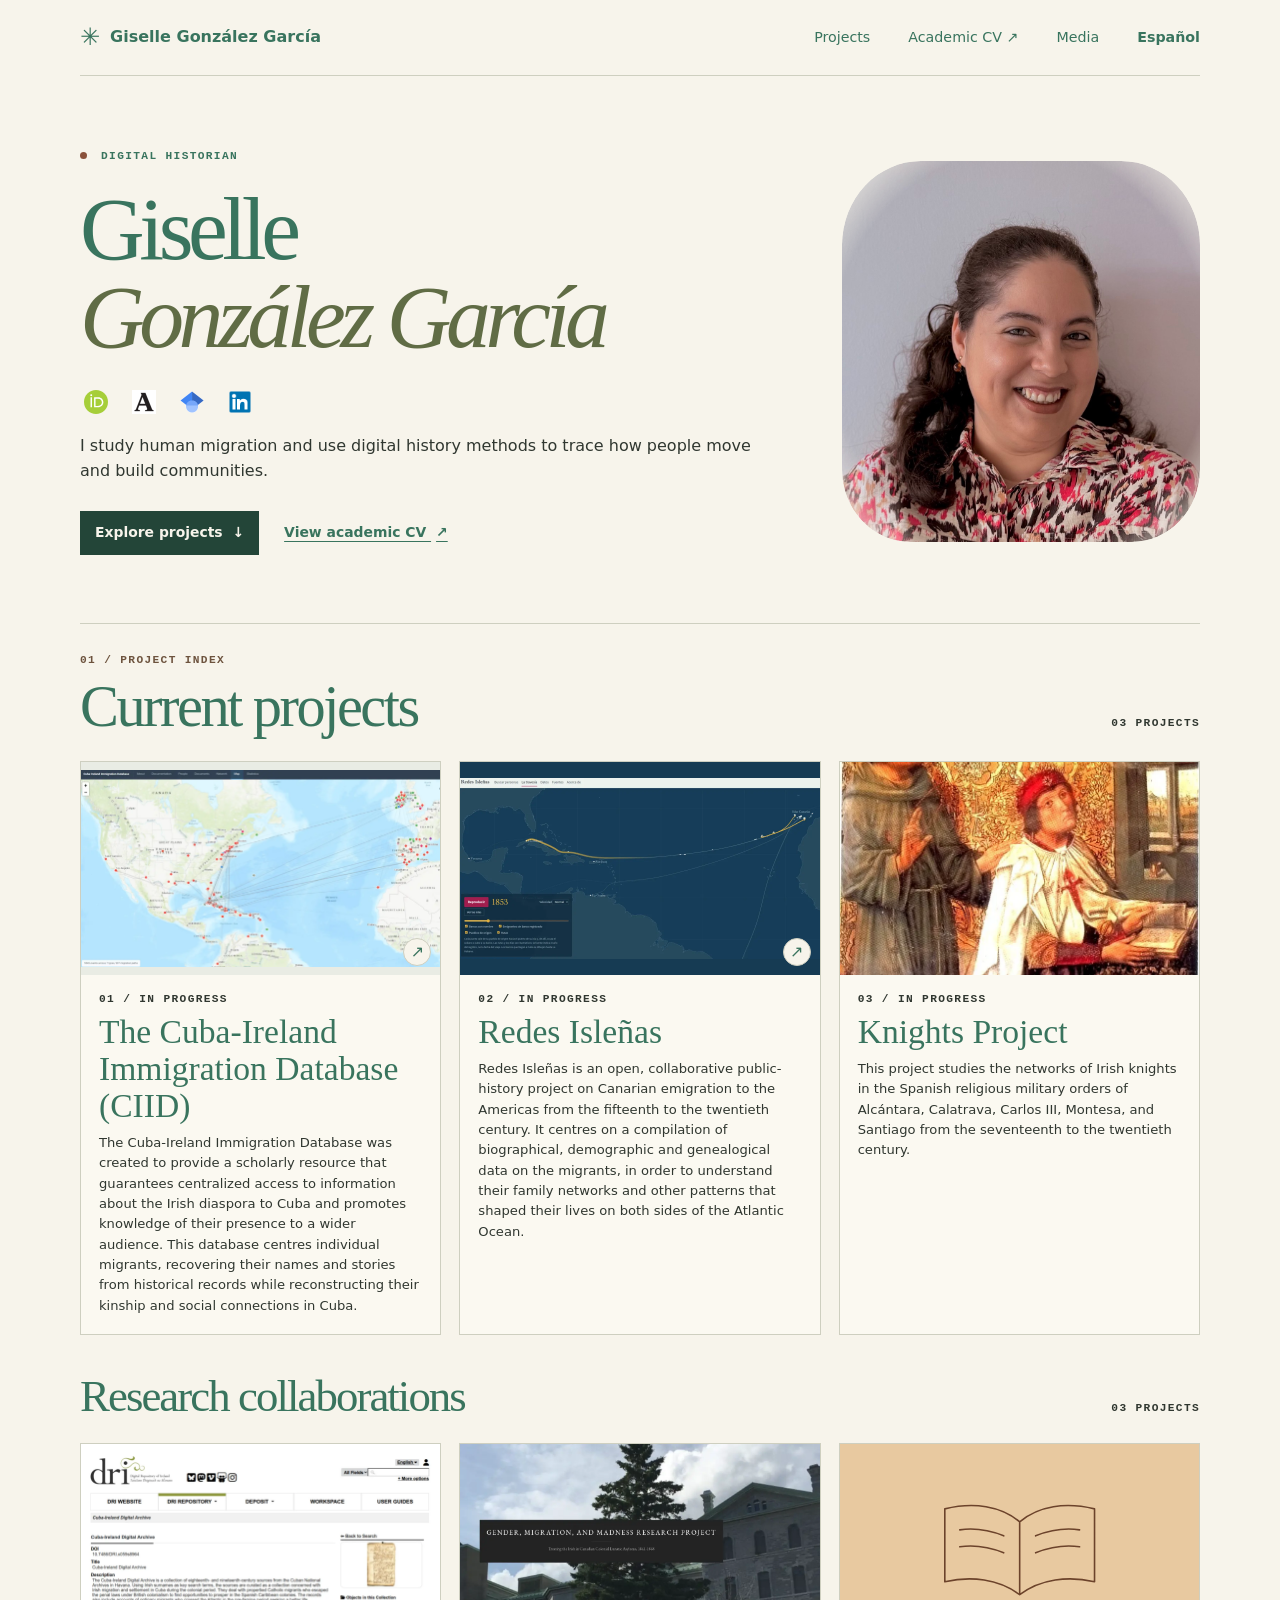
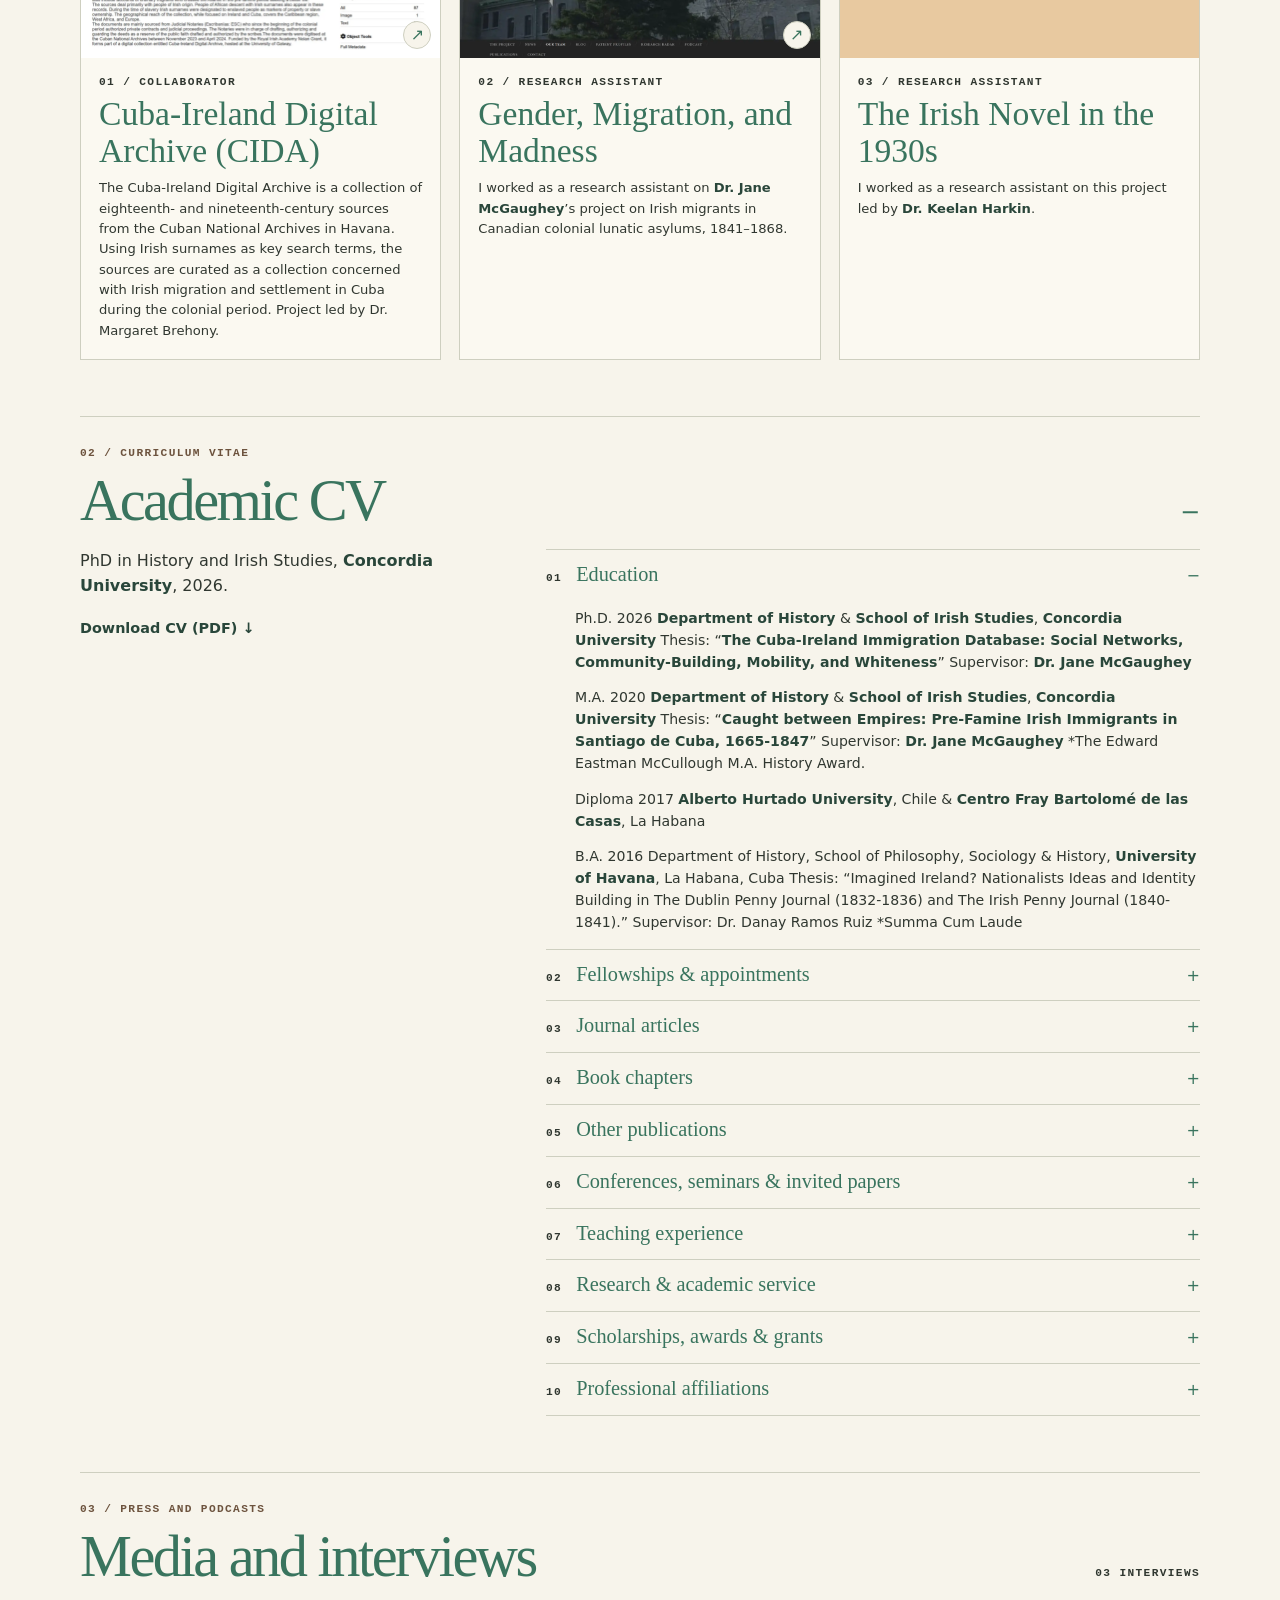
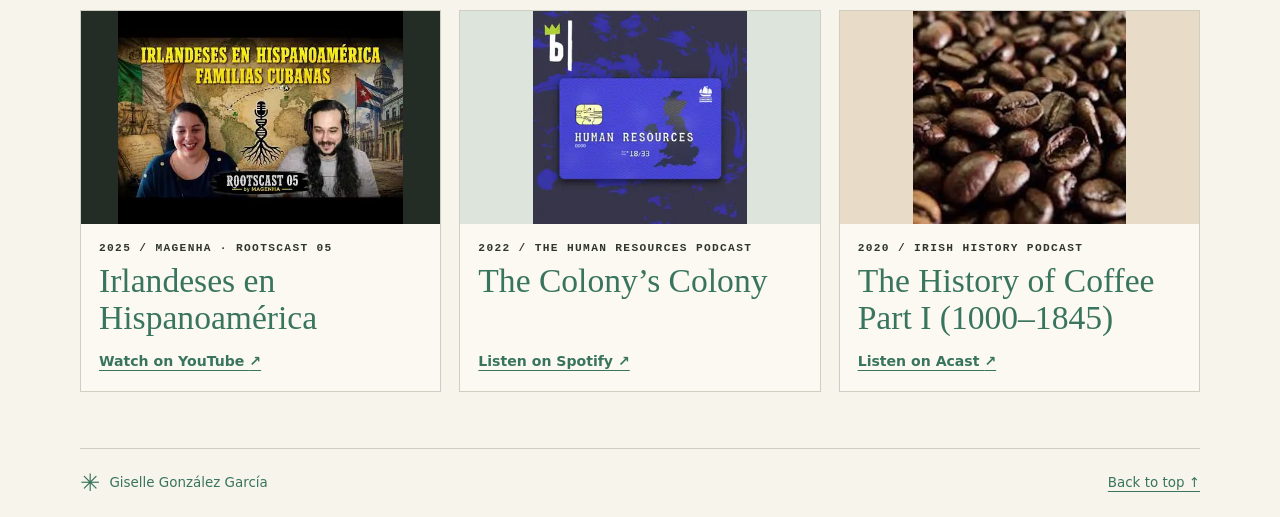
<file: index.html>
<!doctype html>
<html lang="en">
<head>
  <meta charset="utf-8">
  <meta name="viewport" content="width=device-width, initial-scale=1">
  <meta name="description" content="Academic CV and current projects of Giselle González García, digital historian studying human migration.">
  <title>Giselle González García | Academic CV &amp; Projects</title>
  <link rel="stylesheet" href="style.css">
  <link rel="icon" href="favicon.svg" type="image/svg+xml">
  <link rel="alternate" hreflang="en" href="./">
  <link rel="alternate" hreflang="es" href="./es/">
</head>
<body>
<a class="skip" href="#main">Skip to content</a>
      <header class="wrap top" id="top">
        <a href="#top" class="wordmark"><span class="mark" aria-hidden="true">✳</span> Giselle González García</a>
        <nav aria-label="Main navigation"><a href="#projects">Projects</a><a href="#academic-cv">Academic CV <span aria-hidden="true">↗</span></a><a href="#media">Media</a><a class="language-link" href="./es/" lang="es" hreflang="es">Español</a></nav>
      </header>
      <main id="main" class="wrap">
        <section class="intro" aria-labelledby="intro-title">
          <p class="eyebrow"><span class="dot" aria-hidden="true"></span> Digital Historian</p>
          <h1 id="intro-title">Giselle<br> <em>González García</em></h1>
          <ul class="profile-links" aria-label="Academic profiles">
            <li><a href="https://orcid.org/0009-0008-2707-5420" rel="me" aria-label="ORCID" title="ORCID"><img class="profile-icon" src="profile-orcid.svg" width="24" height="24" alt=""></a></li>
            <li><a href="https://concordia.academia.edu/GiselleGonz%C3%A1lezGarc%C3%ADa" rel="me" aria-label="Academia.edu" title="Academia.edu"><img class="profile-icon" src="profile-academia.png" width="24" height="24" alt=""></a></li>
            <li><a href="https://scholar.google.com/citations?user=Ly8Z2m0AAAAJ&amp;hl=en&amp;oi=ao" rel="me" aria-label="Google Scholar" title="Google Scholar"><img class="profile-icon" src="profile-scholar.png" width="24" height="24" alt=""></a></li>
            <li><a href="https://www.linkedin.com/in/giselle-gonzalez-garcia-342538181/" rel="me" aria-label="LinkedIn" title="LinkedIn"><img class="profile-icon" src="profile-linkedin.png" width="24" height="24" alt=""></a></li>
          </ul>
          <p class="intro-copy">I study human migration and use digital history methods to trace how people move and build communities.</p>
          <div class="actions"><a class="primary" href="#projects">Explore projects <span aria-hidden="true">↓</span></a><a href="#academic-cv">View academic CV <span aria-hidden="true">↗</span></a></div>
          <img class="portrait" src="portrait.jpg" width="1280" height="1062" alt="Portrait of Giselle González García">
        </section>
        <section id="projects" class="section" aria-labelledby="projects-title">
          <p class="eyebrow section-label">01 / Project index</p>
          <div class="section-heading"><h2 id="projects-title">Current projects</h2><span class="counter">03 PROJECTS</span></div>
          <div class="project-grid">
            <article id="ciid" class="project">
  <a class="project-thumb" href="https://gisellegonzalezgarcia.github.io/ciid/" aria-label="Open project: The Cuba-Ireland Immigration Database (CIID)"><img class="art project-image" src="ciid.webp" width="1440" height="793" alt="CIID map with migration routes across the Atlantic" loading="lazy" decoding="async"><span aria-hidden="true">↗</span></a>
  <div class="project-info"><p class="eyebrow">01 / In progress</p><h3>The Cuba-Ireland Immigration Database (CIID)</h3><p class="pending">The Cuba-Ireland Immigration Database was created to provide a scholarly resource that guarantees centralized access to information about the Irish diaspora to Cuba and promotes knowledge of their presence to a wider audience. This database centres individual migrants, recovering their names and stories from historical records while reconstructing their kinship and social connections in Cuba.</p></div>
</article>
<article id="redes-islenas" class="project">
  <a class="project-thumb" href="https://gisellegonzalezgarcia.github.io/redes_islenas/" aria-label="Open project: Redes Isleñas"><img class="art project-image" src="redes-islenas.webp" width="1440" height="724" alt="Redes Isleñas map tracing a route from the Canary Islands to Havana" loading="lazy" decoding="async"><span aria-hidden="true">↗</span></a>
  <div class="project-info"><p class="eyebrow">02 / In progress</p><h3>Redes Isleñas</h3><p class="pending">Redes Isleñas is an open, collaborative public-history project on Canarian emigration to the Americas from the fifteenth to the twentieth century. It centres on a compilation of biographical, demographic and genealogical data on the migrants, in order to understand their family networks and other patterns that shaped their lives on both sides of the Atlantic Ocean.</p></div>
</article>
<article id="knights-projects" class="project">
  <img class="art project-image" src="knights-projects.webp" width="732" height="1089" alt="Painting of Álvaro de Luna kneeling beside an open book" loading="lazy" decoding="async">
  <div class="project-info"><p class="eyebrow">03 / In progress</p><h3>Knights Project</h3><p class="pending">This project studies the networks of Irish knights in the Spanish religious military orders of Alcántara, Calatrava, Carlos III, Montesa, and Santiago from the seventeenth to the twentieth century.</p></div>
</article>
          </div>
          <section class="collaborations" aria-labelledby="collaborations-title">
            <div class="section-heading"><h2 id="collaborations-title">Research collaborations</h2><span class="counter">03 PROJECTS</span></div>
            <div class="project-grid">
              <article id="cida" class="project">
                <a class="project-thumb" href="https://exhibitions.library.universityofgalway.ie/s/cuba-ireland" aria-label="Open project: Cuba-Ireland Digital Archive (CIDA)"><img class="art project-image" src="cida.webp" width="1440" height="796" alt="Cuba-Ireland Digital Archive collection page in the Digital Repository of Ireland" loading="lazy" decoding="async"><span aria-hidden="true">↗</span></a>
                <div class="project-info">
                  <p class="eyebrow">01 / Collaborator</p>
                  <h3>Cuba-Ireland Digital Archive (CIDA)</h3>
                  <p class="pending">The Cuba-Ireland Digital Archive is a collection of eighteenth- and nineteenth-century sources from the Cuban National Archives in Havana. Using Irish surnames as key search terms, the sources are curated as a collection concerned with Irish migration and settlement in Cuba during the colonial period. Project led by Dr. Margaret Brehony.</p>
                </div>
              </article>
              <article id="gender-migration-madness" class="project">
                <a class="project-thumb" href="https://gendermigrationandmadness.ca/" aria-label="Open project: Gender, Migration, and Madness"><img class="art project-image" src="gender-migration-madness.webp" width="1440" height="674" alt="Gender, Migration, and Madness project homepage with a photograph of a stone building" loading="lazy" decoding="async"><span aria-hidden="true">↗</span></a>
                <div class="project-info">
                  <p class="eyebrow">02 / Research assistant</p>
                  <h3>Gender, Migration, and Madness</h3>
                  <p class="pending">I worked as a research assistant on <a href="https://www.concordia.ca/faculty/jane-mcgaughey.html">Dr. Jane McGaughey</a>’s project on Irish migrants in Canadian colonial lunatic asylums, 1841–1868.</p>
                </div>
              </article>
              <article id="irish-novel" class="project">
                <svg class="art knight" viewBox="0 0 360 214" aria-hidden="true"><g fill="none" stroke="currentColor" stroke-width="1.6" stroke-linecap="round" stroke-linejoin="round"><path d="M180 151c-21-16-49-19-75-13V65c29-7 56-3 75 13 19-16 46-20 75-13v73c-26-6-54-3-75 13zm0 0V78m-60 8c14-2 29 0 44 6m-44 11c14-2 29 0 44 6m32-17c15-6 30-8 44-6m-44 23c15-6 30-8 44-6"/></g></svg>
                <div class="project-info">
                  <p class="eyebrow">03 / Research assistant</p>
                  <h3>The Irish Novel in the 1930s</h3>
                  <p class="pending">I worked as a research assistant on this project led by <a href="https://www.concordia.ca/faculty/keelan-harkin.html">Dr. Keelan Harkin</a>.</p>
                </div>
              </article>
            </div>
          </section>
        </section>
        <section id="academic-cv" class="section cv" aria-labelledby="cv-title">
          <details open>
            <summary class="cv-toggle">
              <h2 id="cv-title"><span class="eyebrow section-label">02 / Curriculum vitae</span>Academic CV</h2>
            </summary>
            <div class="cv-content">
          <div><p>PhD in History and Irish Studies, <a href="https://www.concordia.ca/">Concordia University</a>, 2026. </p><a class="cv-download" href="giselle-gonzalez-garcia-cv.pdf" download>Download CV (PDF) <span aria-hidden="true">↓</span></a></div>
          <ol class="cv-list">
<li><details open><summary><span class="eyebrow">01</span><span class="cv-label">Education</span></summary>
<ul class="cv-entries"><li>Ph.D. 2026 <a href="https://www.concordia.ca/artsci/history.html">Department of History</a> &amp; <a href="https://www.concordia.ca/artsci/irish-studies.html">School of Irish Studies</a>, <a href="https://www.concordia.ca/">Concordia University</a> Thesis: “<a href="https://spectrum.library.concordia.ca/id/eprint/997464/">The Cuba-Ireland Immigration Database: Social Networks, Community-Building, Mobility, and Whiteness</a>” Supervisor: <a href="https://www.concordia.ca/faculty/jane-mcgaughey.html">Dr. Jane McGaughey</a></li>
<li>M.A. 2020 <a href="https://www.concordia.ca/artsci/history.html">Department of History</a> &amp; <a href="https://www.concordia.ca/artsci/irish-studies.html">School of Irish Studies</a>, <a href="https://www.concordia.ca/">Concordia University</a> Thesis: “<a href="https://spectrum.library.concordia.ca/id/eprint/987224/">Caught between Empires: Pre-Famine Irish Immigrants in Santiago de Cuba, 1665-1847</a>” Supervisor: <a href="https://www.concordia.ca/faculty/jane-mcgaughey.html">Dr. Jane McGaughey</a> *The Edward Eastman McCullough M.A. History Award.</li>
<li>Diploma 2017 <a href="https://www.uahurtado.cl/">Alberto Hurtado University</a>, Chile &amp; <a href="https://bartolo.org/">Centro Fray Bartolomé de las Casas</a>, La Habana</li>
<li>B.A. 2016 Department of History, School of Philosophy, Sociology &amp; History, <a href="https://www.uh.cu/inicio/">University of Havana</a>, La Habana, Cuba Thesis: “Imagined Ireland? Nationalists Ideas and Identity Building in The Dublin Penny Journal (1832-1836) and The Irish Penny Journal (1840-1841).” Supervisor: Dr. Danay Ramos Ruiz *Summa Cum Laude</li></ul></details></li>
<li><details><summary><span class="eyebrow">02</span><span class="cv-label">Fellowships &amp; appointments</span></summary>
<ul class="cv-entries"><li>2020-2026 Fellowship in Irish Studies, <a href="https://www.concordia.ca/artsci/irish-studies.html">School of Irish Studies</a>, <a href="https://www.concordia.ca/">Concordia University</a></li>
<li>2024-2025 Scholar in Residence, <a href="https://storytelling.concordia.ca/">Centre for Oral History and Digital Storytelling</a>, <a href="https://www.concordia.ca/">Concordia University</a></li></ul></details></li>
<li><details><summary><span class="eyebrow">03</span><span class="cv-label">Journal articles</span></summary>
<ul class="cv-entries"><li>2026 “<a href="https://doi.org/10.35903/teanga.v13i.11913">Don Santiago ‘a Catholic from conviction and an Old Bachelor from necessity’: A historical sociolinguistic analysis of James J. Wright’s letters</a>,” in Teanga: The Journal of the Irish Association for Applied Linguistics, Vol.13 (2026): Special Issue 13: More Papers on Irish English: 40 Years on. Co-authored with Nancy Eloína Ávila-Ledesma.</li>
<li>2024 “<a href="https://zenodo.org/records/15350110">Irish Immigrants in Colonial Port Cities of Cuba</a>” in Journal of American Ethnic History, Vol. 44, No.1 (Fall 2024): 111-134. Co-authored with Margaret Brehony.</li>
<li>2020 “<a href="https://irlandeses.org/wp-content/uploads/2020/10/chapter-2-giselle-gonzalez-garcia.pdf">Irish Hunger Strikers Monument in Havana, Cuba: Public and Private Commemorations</a>,” <a href="https://irlandeses.org/journal-2/">The Irish Migration Studies in Latin America Journal</a>, Vol.9 no.3 (2020): 15-22.</li></ul></details></li>
<li><details><summary><span class="eyebrow">04</span><span class="cv-label">Book chapters</span></summary>
<ul class="cv-entries"><li>2023 “<a href="https://link.springer.com/chapter/10.1007/978-3-031-29529-4_3">Coffee Plantations and Irish Migration to Santiago de Cuba: A Historical Case Study of Radical Environmental Transformation</a>” in Walker, T., McGaughey, J., Machnik-Kekesi, G., Kelly, V. (eds) <a href="https://link.springer.com/book/10.1007/978-3-031-29529-4">Environmental Migration in the Face of Emerging Risks</a>. (2023) Palgrave Macmillan, Cham.</li>
<li>2019 “Dying in Havana: Microhistoy of Irish Immigrants buried in the General Cemetery, 1859-1862,” <a href="https://irlandeses.org/1872651-2/">Ireland &amp; Cuba: Entangled Histories / Irlanda y Cuba: Historias Entretejidas</a> (La Habana: Ediciones Boloña, 2019). ISBN: 978-959-294-207-3.</li>
<li>2019 “Morir en La Habana: Microhistoria de los inmigrantes irlandeses enterrados en el Cementerio General, 1859-1862,” <a href="https://irlandeses.org/1872651-2/">Ireland &amp; Cuba: Entangled Histories / Irlanda y Cuba: Historias Entretejidas</a> (La Habana: Ediciones Boloña, 2019). ISBN: 978-959-294-207-3.</li>
<li>2019 “Presencia irlandesa en Guanabacoa durante el siglo XIX.” Coloquios Presencias Europeas en Cuba: Memorias 2017-2018. (La Habana: Ediciones Boloña, 2019).</li></ul></details></li>
<li><details><summary><span class="eyebrow">05</span><span class="cv-label">Other publications</span></summary>
<ul class="cv-entries"><li>2024 “Archaeological Remains of Irish Coffee Plantations: A history of pre-Famine Irish migration to Cuba” in Archaeology Ireland.</li>
<li>2023 “<a href="https://ceur-ws.org/Vol-3558/paper6960.pdf">If the Sources Could Talk: Evaluating Large Language Models for Research Assistance in History</a>” in <a href="https://ceur-ws.org/Vol-3558/">CHR 2023: Computational Humanities Research Conference Proceedings</a>.</li>
<li>2020 “<a href="https://www.academia.edu/51163205/_Review_Paper_La_Experiencia_Invisible_Immigrantes_Irlandeses_en_el_Per%C3%BA_by_Gabriela_McEvoy">La Experiencia Invisible: Inmigrantes Irlandeses en el Perú by Gabriela McEvoy</a>” (Book Review), The Canadian Journal of Irish Studies, Vol. 43 (2020), pp. 256-258.</li>
<li>2014-2016 Official Contributor to the Digital Encyclopedia of the Caribbean, EnCaribe.org</li></ul></details></li>
<li><details><summary><span class="eyebrow">06</span><span class="cv-label">Conferences, seminars &amp; invited papers</span></summary>
<ul class="cv-entries"><li>2026 March @ <a href="https://www.cubangenclub.org/">Cuban Genealogy Club of Miami</a>: Designed and Led the Workshop on Application of Artificial Intelligence in Genealogical Research</li>
<li>2025 June @ <a href="https://www.utoronto.ca/">University of Toronto</a> &amp; <a href="https://www.yorku.ca/">York University</a>: <a href="https://cais2025.ca/program/">Ceist na Teangan i Léann na hÉireann - The Language Issue in Irish Studies</a>, Special Panel organized by Dean Farrell</li>
<li>2025 June @ <a href="https://www.utoronto.ca/">University of Toronto</a> &amp; <a href="https://www.yorku.ca/">York University</a>: “<a href="https://cais2025.ca/program/">A Digital History of the Irish in Cuba: Recruitment Schemes, Restrictions of Mobility, and &#x27;Free&#x27; Labour, 1818-1868</a>” Paper presented at the Conference of the <a href="https://www.canadianirishstudies.org/">Canadian Association for Irish Studies</a>.</li>
<li>2025 April @ <a href="https://www.georgetown.edu/">Georgetown University</a>: Special Panel on Ireland &amp; Atlantic Slavery. Organized by Professor Darragh Gannon, Director of the <a href="https://globalirish.georgetown.edu/">Global Irish Studies Initiative</a>, &amp; the Center for the Study of Slavery. Guest Panelist on “<a href="https://globalirish.georgetown.edu/ireland-and-atlantic-slavery-symposium/">The Black and Green Atlantic (New Voices Workshop)</a>”</li>
<li>2024 November @ <a href="https://www.cubangenclub.org/">Cuban Genealogy Club of Miami</a>: <a href="https://exhibitions.library.universityofgalway.ie/s/cuba-ireland">Cuba-Ireland Digital Archive</a> Presentation</li>
<li>2024 June @ <a href="https://www.universityofgalway.ie/">University of Galway</a>, Galway, Ireland: “‘...they have brought nothing but their labour...’: Irish Migrant Workers in Havana, Cuba, 1818-1845.” Paper presented at the <a href="https://www.universityofgalway.ie/media/collegeofartssocialsciencescelticstudies/schools/irishstudies/GCIS-CAIS-Conference-Timetable.pdf">Conference of the Canadian Association for Irish Studies</a>.</li>
<li>2024 May @ <a href="https://www.unex.es/">Universidad de Extremadura</a>, Cáceres, Spain: “Don Santiago ‘a Catholic from conviction and an Old Bachelor from necessity’: A historical sociolinguistic analysis of James J. Wright’s letters”. Paper presented at the Conference on New Perspectives on Irish English, co-authored and co-presented with Nancy Eloína Ávila-Ledesma</li>
<li>2024 March @ <a href="https://www.concordia.ca/">Concordia University</a>: Lecture on Irish Immigration to the Caribbean</li>
<li>2023 June @ <a href="https://www.uottawa.ca/en">University of Ottawa</a>, Canada: “Coffee Plantations and Irish Migration to Santiago de Cuba: A Historical Case Study of Radical Environmental Transformation” Paper presented at the Conference of the <a href="https://www.canadianirishstudies.org/">Canadian Association for Irish Studies</a>.</li>
<li>2023 @ <a href="https://www.dublincastle.ie/">Dublin Castle</a>: “<a href="https://youtu.be/YoqyIlace4M">Archaeological Remains of Irish Coffee Plantations: A history of pre-Famine Irish migration to Cuba</a>,” Paper presented at <a href="https://www.archaeology.ie/collections-and-publications/multimedia-resources/conferences/2023-imirce/">Imirce, the Annual Conference of the Ireland National Monument Service</a>.</li>
<li>2022 June @ Online: “Irish Migration Studies &amp; Digital History Methods: The <a href="https://gendermigrationandmadness.ca/">Gender, Migration, and Madness</a> Project as a Case Study” Paper presented at the Conference of the <a href="https://www.canadianirishstudies.org/">Canadian Association for Irish Studies</a>.</li>
<li>2021 June @ Online: “So much more than ‘wives and daughters’”: Uncovering Irish Women in Nineteenth-Century Havana.” Paper presented at the Conference of the <a href="https://www.canadianirishstudies.org/">Canadian Association for Irish Studies</a>.</li>
<li>2021 February @ Douglass Week – Panel including Dr. Margaret Brehony, Gera Burton, Dr. Kerby Miller, and Giselle González García on <a href="https://www.youtube.com/live/6X_QAjyRHiw">Slavery, Abolition and Empire: Ireland and Cuba</a>.</li>
<li>2021 February @ <a href="https://www.concordia.ca/">Concordia University</a>: Lecture on Irish Immigration to Cuba</li>
<li>2020 May @ CASA: Consortium for Advanced Studies Abroad, “The Irish in Cuba,” Guest Lecturer.</li>
<li>2020 February @ Palacio del Segundo Cabo, Colegio San Gerónimo, <a href="https://www.uh.cu/inicio/">University of Havana</a>: “‘Café hecho con sangre’: James J. Wright, de cuáquero irlandés a católico esclavista en Cuba, 1790s a 1840s.” Paper presented at the Simposio Internacional “Irlanda y Cuba: Historias Entretejidas”.</li>
<li>2019 June @ <a href="https://www.concordia.ca/">Concordia University</a>: “A Transnational Life: Campbell Faloon, from Ireland to Berbice and Cuba” Paper presented at the Conference of the <a href="https://www.canadianirishstudies.org/">Canadian Association for Irish Studies</a>.</li>
<li>2019 April @ <a href="https://www.ucc.ie/en/">University College Cork</a> &amp; <a href="https://www.tcd.ie/">Trinity College Dublin</a>: “Establishing and Irish Studies Field in Cuba: Potential, Challenges, and Needs” Paper presented at the VII Biannual Conference of the <a href="https://irlandeses.org/">Society for Irish Studies in Latin America</a> &amp; Member of Organizing Committee.</li>
<li>2017 December @ <a href="https://www.uh.cu/inicio/">University of Havana</a>: “Brexit e Irlanda: un 2017 de negociaciones” Paper presented at the I Conferencia de Estudios Europeos.</li>
<li>2017 November @ Colegio San Gerónimo, <a href="https://www.uh.cu/inicio/">University of Havana</a>: II Free Software Conference, CubaConf 2017</li>
<li>2017 May @ <a href="https://www.uh.cu/inicio/">University of Havana</a>, Jean Monnet Chair &amp; ADHILAC: “Irlanda y el Brexit: entre los daños colaterales y la reunificación” Paper presented at Encuentro Problemas del Mundo Contemporáneo Pablo Arco in Memoriam.</li>
<li>2017 June @ Museo Histórico Municipal de Guanabacoa: “Presencia Irlandesa en Guanabacoa durante el siglo XIX” (in co-authorship with Claudia Alemañy Castilla). Paper presented at the XV Coloquio Guanabacoa en la Historia. This paper won the prestigious Cayetano Núñez de Villavicencio Award given by the Historical Museum of Guanabacoa to the Best Historical Period in a Local History Research Project.</li>
<li>2017 April @ Palacio del Segundo Cabo, Colegio San Gerónimo, <a href="https://www.uh.cu/inicio/">University of Havana</a>: “Presencia Irlandesa en Guanabacoa durante el siglo XIX” (in co-authorship with Claudia Alemañy Castilla). Paper presented at I Coloquio de Presencias Europeas en Cuba.</li>
<li>2017 February @ <a href="https://www.ucc.ie/en/">University College Cork</a> &amp; Palacio del Segundo Cabo, Colegio San Gerónimo, <a href="https://www.uh.cu/inicio/">University of Havana</a>: “¿Un enclave irlandés en Guanabacoa durante el siglo XIX? Una Agenda para la Investigación” (in co-authorship with Claudia Alemañy Castilla). Paper presented at the VI Biannual Conference of the <a href="https://irlandeses.org/">Society for Irish Studies in Latin America</a> &amp; Member of Organizing Committee.</li></ul></details></li>
<li><details><summary><span class="eyebrow">07</span><span class="cv-label">Teaching experience</span></summary>
<ul class="cv-entries"><li>2024-2025 Teaching Assistant, <a href="https://www.concordia.ca/artsci/history.html">Department of History</a>, <a href="https://www.concordia.ca/">Concordia University</a></li>
<li>2018-2019 Teaching Assistant, <a href="https://www.concordia.ca/artsci/history.html">Department of History</a>, <a href="https://www.concordia.ca/">Concordia University</a></li>
<li>2016-2018 Assistant Professor in Training, Department of History, <a href="https://www.uh.cu/inicio/">University of Havana</a></li></ul></details></li>
<li><details><summary><span class="eyebrow">08</span><span class="cv-label">Research &amp; academic service</span></summary>
<ul class="cv-entries"><li>2019-2025 Research Assistant, <a href="https://www.concordia.ca/artsci/irish-studies.html">School of Irish Studies</a>, <a href="https://www.concordia.ca/">Concordia University</a> Projects: * The <a href="https://exhibitions.library.universityofgalway.ie/s/cuba-ireland">Cuba-Ireland Digital Archive</a>, Directed by Dr. Margaret Brehony * <a href="https://gendermigrationandmadness.ca/">Gender, Migration, and Madness</a>, Directed by <a href="https://www.concordia.ca/faculty/jane-mcgaughey.html">Dr. Jane McGaughey</a> * The Irish Novel in the 1930s, Directed by <a href="https://www.concordia.ca/faculty/keelan-harkin.html">Dr. Keelan Harkin</a></li>
<li>2019 Volunteer at the Conference of the <a href="https://oralhistory.org/">Oral History Association</a></li>
<li>2019 Member of Organizing Committee of the Graduate Student Conference “History in the Making,” <a href="https://www.concordia.ca/">Concordia University</a></li>
<li>2019 Member of Organizing Committee of the Graduate Student Conference, North American Conference in Irish Studies, <a href="https://www.concordia.ca/artsci/irish-studies.html">School of Irish Studies</a>, <a href="https://www.concordia.ca/">Concordia University</a></li>
<li>2019 Member of Organizing Committee of the 7th Biannual Conference of the <a href="https://irlandeses.org/">Society for Irish Latin American Studies</a></li>
<li>2017 Member of Organizing Committee of the 6th Biannual Conference of the <a href="https://irlandeses.org/">Society for Irish Latin American Studies</a></li></ul></details></li>
<li><details><summary><span class="eyebrow">09</span><span class="cv-label">Scholarships, awards &amp; grants</span></summary>
<ul class="cv-entries"><li>2026 <a href="https://www.concordia.ca/artsci/irish-studies/programs/financial-support/graduate-funding.html">Irish Studies Graduate Scholarship</a></li>
<li>2025 <a href="https://www.concordia.ca/artsci/irish-studies/programs/financial-support/graduate-funding.html">Irish Studies Graduate Scholarship</a></li>
<li>2025 Faculty of Arts and Science Graduate Student Conference Travel Award</li>
<li>2025 <a href="https://www.concordia.ca/">Concordia University</a> Graduate Doctoral Fellowship</li>
<li>2024 <a href="https://www.concordia.ca/artsci/irish-studies/programs/financial-support/graduate-funding.html">Irish Studies Graduate Scholarship</a></li>
<li>2024 <a href="https://www.concordia.ca/">Concordia University</a> Graduate Doctoral Fellowship</li>
<li>2023 <a href="https://www.concordia.ca/artsci/irish-studies/programs/financial-support/graduate-funding.html">Irish Studies Graduate Scholarship</a></li>
<li>2023 <a href="https://www.concordia.ca/">Concordia University</a> Graduate Doctoral Fellowship</li>
<li>2022 <a href="https://www.concordia.ca/artsci/irish-studies/programs/financial-support/graduate-funding.html">Irish Studies Graduate Scholarship</a></li>
<li>2022 <a href="https://www.concordia.ca/">Concordia University</a> Graduate Doctoral Fellowship</li>
<li>2021 Dagobert Broh Graduate Research Stipend</li>
<li>2021 <a href="https://www.concordia.ca/artsci/irish-studies/programs/financial-support/graduate-funding.html">Irish Studies Graduate Scholarship</a></li>
<li>2021 <a href="https://www.concordia.ca/">Concordia University</a> Graduate Doctoral Fellowship</li>
<li>2021 <a href="https://www.concordia.ca/">Concordia University</a> Tuition Award of Excellence</li>
<li>2020 Concordia Merit Scholarship</li>
<li>2020 <a href="https://www.concordia.ca/artsci/irish-studies/programs/financial-support/graduate-funding.html">Irish Studies Graduate Scholarship</a></li>
<li>2020 Steven Goldberg Entrance Bursary</li>
<li>2020 Concordia Graduate Fellowship in Global History</li>
<li>2019 Concordia Conference and Exposition Allowance</li>
<li>2019 Faculty of Arts and Science Conference Travel Support</li>
<li>2019 Steven Goldberg Entrance Bursary</li>
<li>2019 <a href="https://www.concordia.ca/artsci/irish-studies/programs/financial-support/graduate-funding.html">Irish Studies Graduate Scholarship</a></li>
<li>2019 Concordia Merit Scholarship</li>
<li>2019 <a href="https://www.mitacs.ca/fr-ca/nos-projets/uncovering-cuban-irish-historical-links/">MITACS Globalink Research Award</a></li>
<li>2018 Graduate Fellowship in Irish Studies</li>
<li>2018 <a href="https://www.concordia.ca/">Concordia University</a> Merit Scholarship</li>
<li>2017 Premio Cayetano Núñez de Villavicencio</li></ul></details></li>
<li><details><summary><span class="eyebrow">10</span><span class="cv-label">Professional affiliations</span></summary>
<ul class="cv-entries"><li>2017-present : <a href="https://irlandeses.org/">Society for Irish Latin American Studies</a> (SILAS) – Executive Committee</li>
<li>2019-present : <a href="https://www.canadianirishstudies.org/">Canadian Association for Irish Studies</a> (CAIS)</li></ul></details></li>
</ol>
            </div>
          </details>
        </section>
        <section id="media" class="section" aria-labelledby="media-title">
          <p class="eyebrow section-label">03 / Press and podcasts</p>
          <div class="section-heading"><h2 id="media-title">Media and interviews</h2><span class="counter">03 INTERVIEWS</span></div>
          <div class="project-grid">
              <article id="interview-rootscast" class="project media-card">
                <img class="art media-cover" src="media-rootscast.webp" width="480" height="360" alt="" loading="lazy" decoding="async">
                <div class="project-info">
                  <p class="eyebrow">2025 / MAGENHA · Rootscast 05</p>
                  <h3>Irlandeses en Hispanoamérica</h3>
                  <a class="media-link" href="https://www.youtube.com/watch?v=1zs6sCAT3gs" aria-label="Watch on YouTube: Irlandeses en Hispanoamérica">Watch on YouTube <span aria-hidden="true">↗</span></a>
                </div>
              </article>
              <article id="interview-colony" class="project media-card">
                <img class="art media-cover" src="media-colony.webp" width="300" height="300" alt="" loading="lazy" decoding="async">
                <div class="project-info">
                  <p class="eyebrow">2022 / The Human Resources Podcast</p>
                  <h3>The Colony’s Colony</h3>
                  <a class="media-link" href="https://open.spotify.com/episode/0nr0NdKWoaafaSC2yAtE8W" aria-label="Listen on Spotify: The Colony’s Colony">Listen on Spotify <span aria-hidden="true">↗</span></a>
                </div>
              </article>
              <article id="interview-coffee" class="project media-card">
                <img class="art media-cover" src="media-coffee.webp" width="630" height="630" alt="" loading="lazy" decoding="async">
                <div class="project-info">
                  <p class="eyebrow">2020 / Irish History Podcast</p>
                  <h3>The History of Coffee Part I (1000–1845)</h3>
                  <a class="media-link" href="https://shows.acast.com/irishhistory/episodes/anirishhistoryofcoffeeparti" aria-label="Listen on Acast: The History of Coffee Part I (1000–1845)">Listen on Acast <span aria-hidden="true">↗</span></a>
                </div>
              </article>
          </div>
        </section>
      </main>
      <footer class="wrap footer"><span><span class="mark" aria-hidden="true">✳</span> Giselle González García</span><a href="#top">Back to top ↑</a></footer>
</body>
</html>
</file>
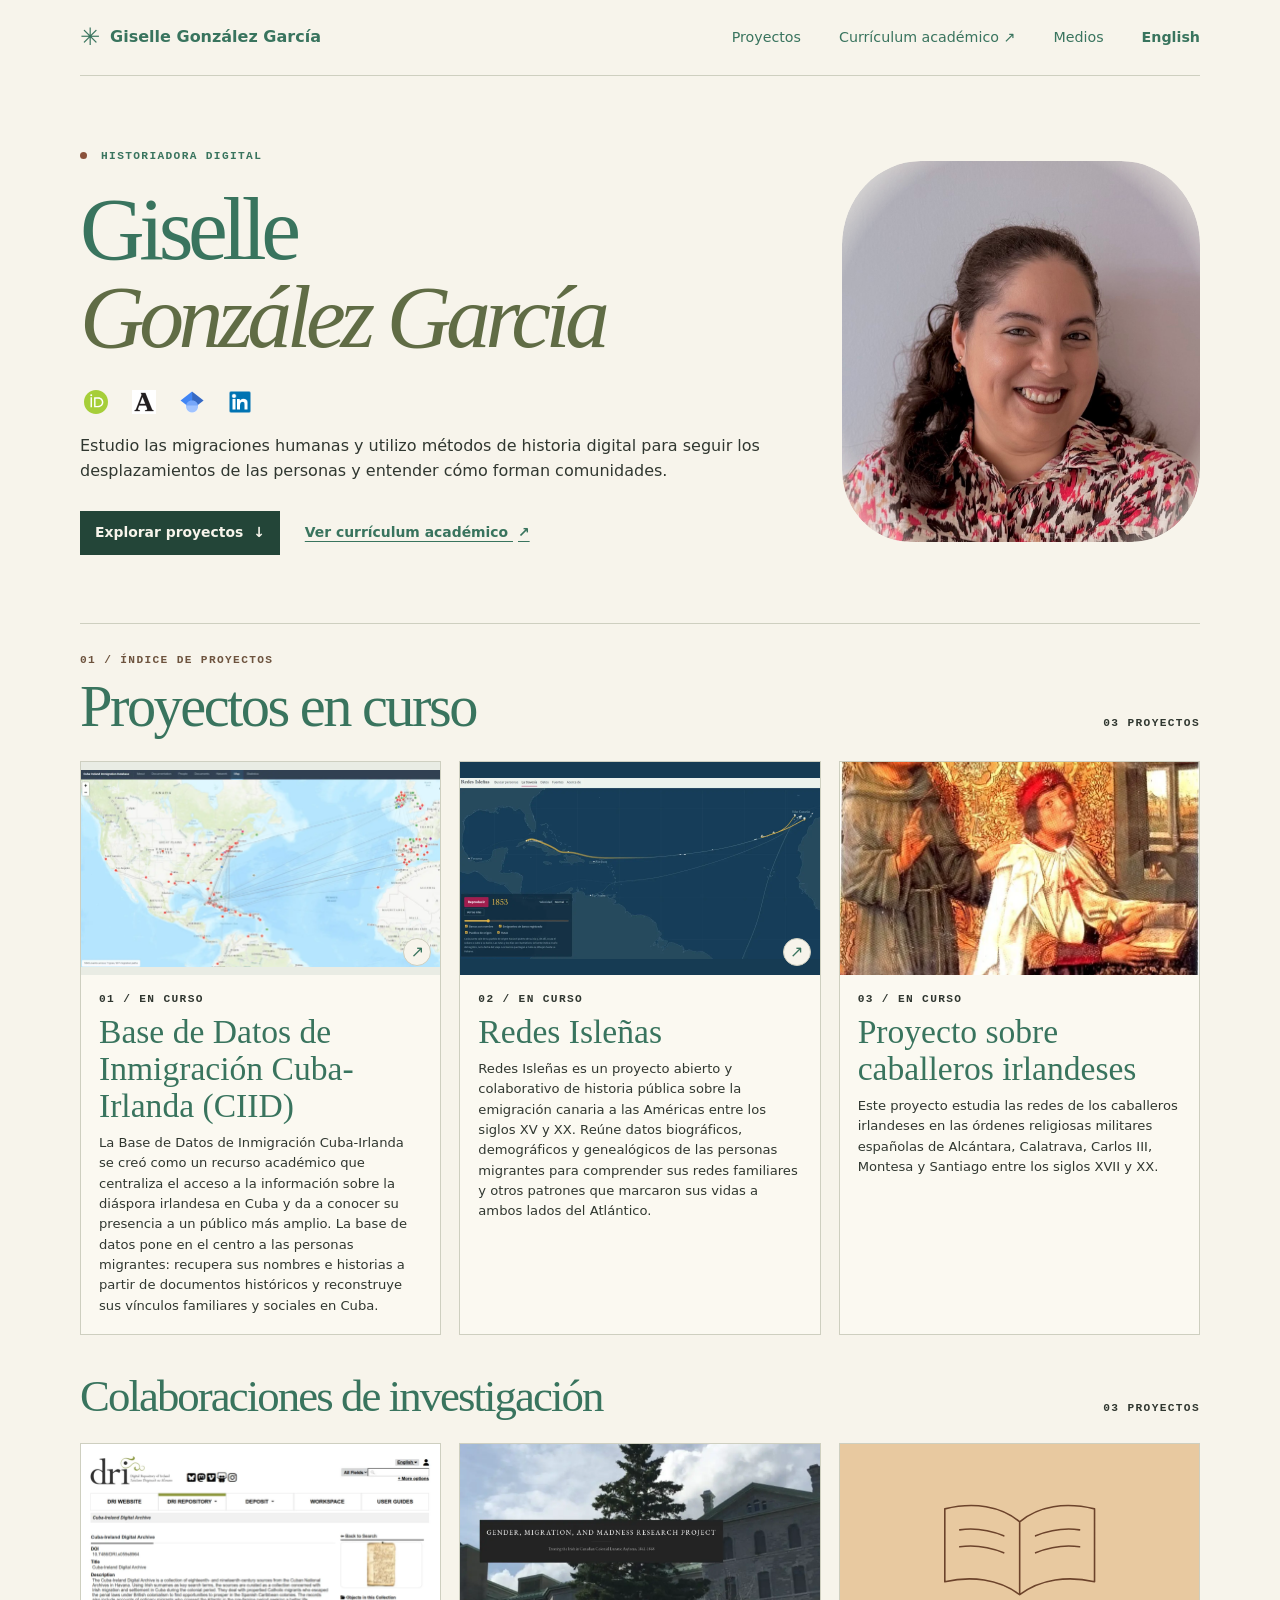
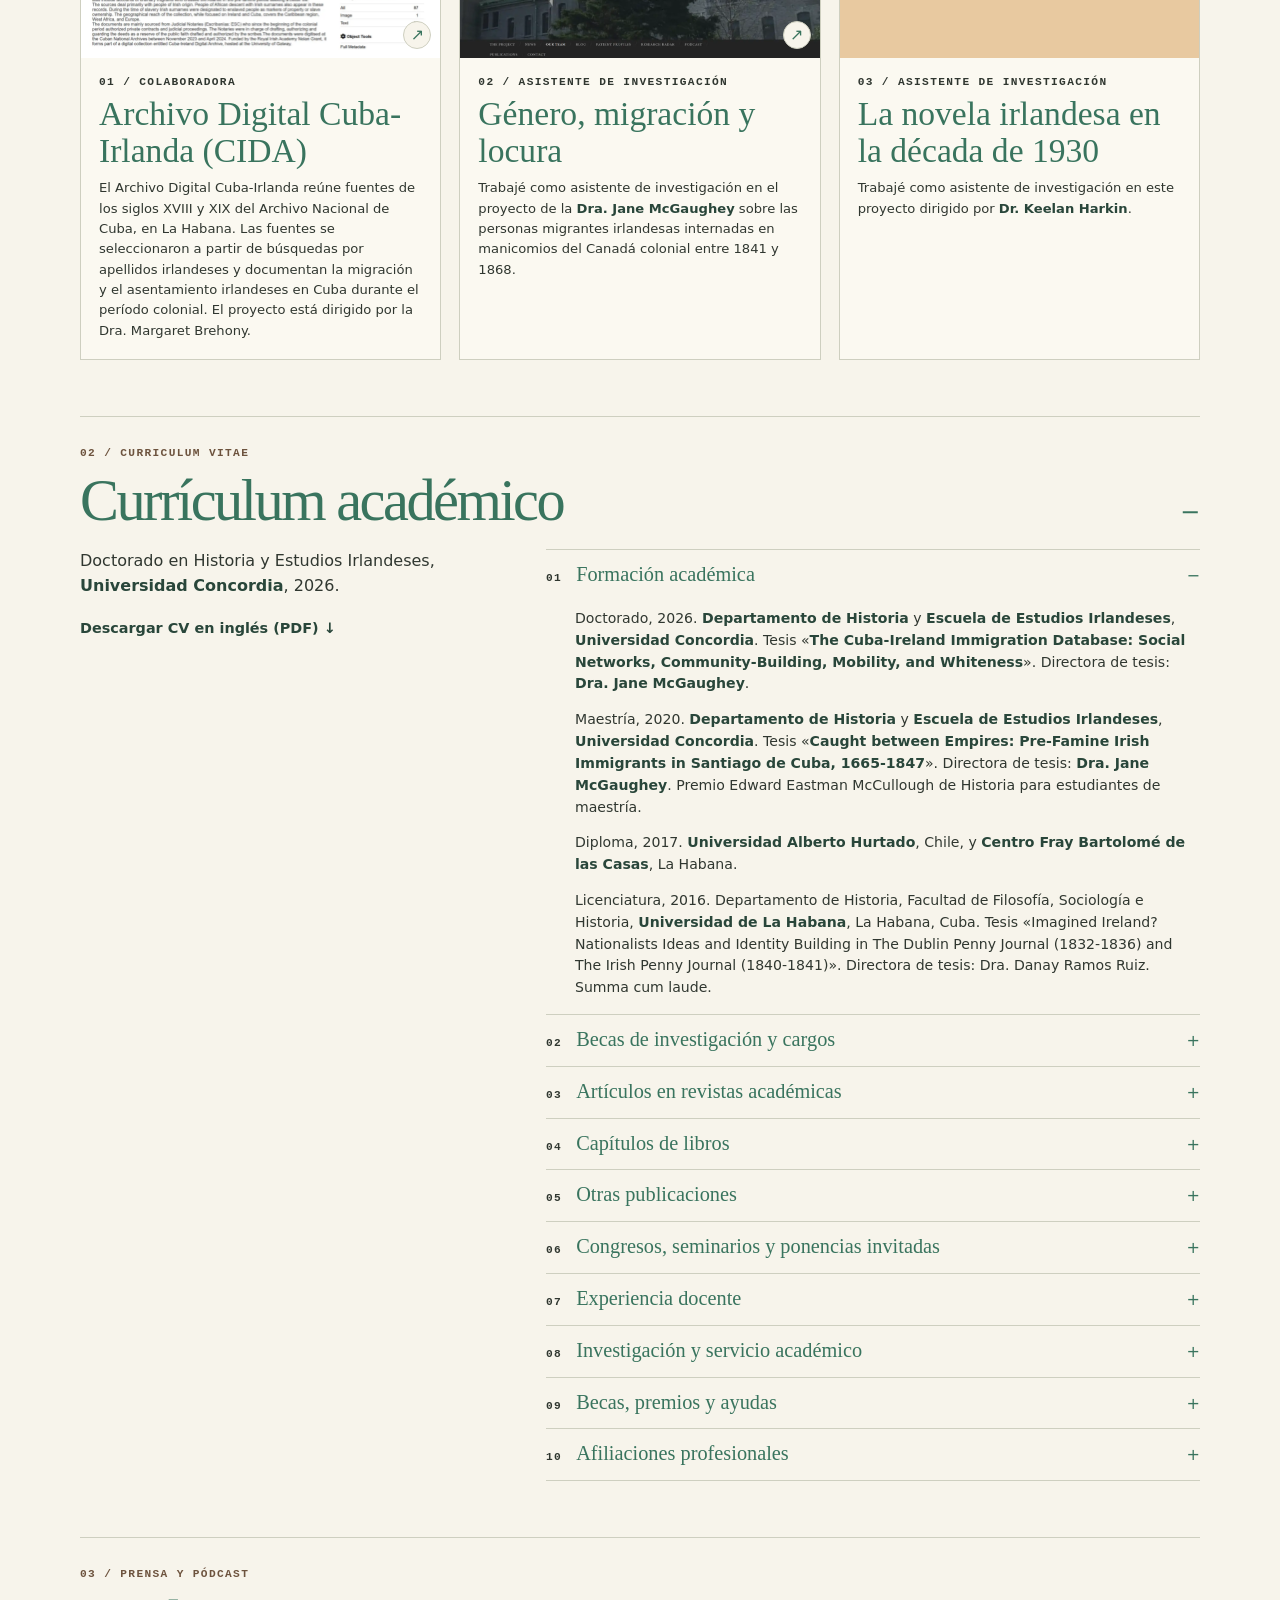
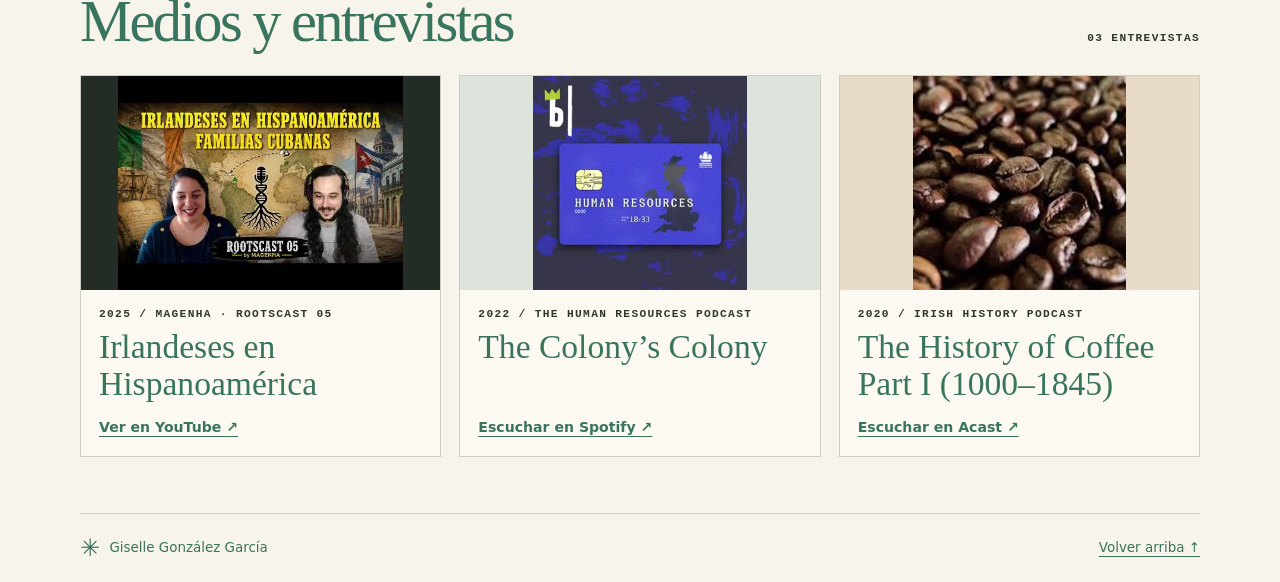
<file: es/index.html>
<!doctype html>
<html lang="es">
<head>
  <meta charset="utf-8">
  <meta name="viewport" content="width=device-width, initial-scale=1">
  <meta name="description" content="Currículum académico y proyectos de Giselle González García, historiadora digital especializada en migraciones humanas.">
  <title>Giselle González García | Currículum académico y proyectos</title>
  <link rel="stylesheet" href="../style.css">
  <link rel="icon" href="../favicon.svg" type="image/svg+xml">
  <link rel="alternate" hreflang="en" href="../">
  <link rel="alternate" hreflang="es" href="./">
</head>
<body>
<a class="skip" href="#main">Saltar al contenido</a>
      <header class="wrap top" id="top">
        <a href="#top" class="wordmark"><span class="mark" aria-hidden="true">✳</span> Giselle González García</a>
        <nav aria-label="Navegación principal"><a href="#projects">Proyectos</a><a href="#academic-cv">Currículum académico <span aria-hidden="true">↗</span></a><a href="#media">Medios</a><a class="language-link" href="../" lang="en" hreflang="en">English</a></nav>
      </header>
      <main id="main" class="wrap">
        <section class="intro" aria-labelledby="intro-title">
          <p class="eyebrow"><span class="dot" aria-hidden="true"></span> Historiadora digital</p>
          <h1 id="intro-title">Giselle<br> <em>González García</em></h1>
          <ul class="profile-links" aria-label="Perfiles académicos">
            <li><a href="https://orcid.org/0009-0008-2707-5420" rel="me" aria-label="ORCID" title="ORCID"><img class="profile-icon" src="../profile-orcid.svg" width="24" height="24" alt=""></a></li>
            <li><a href="https://concordia.academia.edu/GiselleGonz%C3%A1lezGarc%C3%ADa" rel="me" aria-label="Academia.edu" title="Academia.edu"><img class="profile-icon" src="../profile-academia.png" width="24" height="24" alt=""></a></li>
            <li><a href="https://scholar.google.com/citations?user=Ly8Z2m0AAAAJ&amp;hl=en&amp;oi=ao" rel="me" aria-label="Google Scholar" title="Google Scholar"><img class="profile-icon" src="../profile-scholar.png" width="24" height="24" alt=""></a></li>
            <li><a href="https://www.linkedin.com/in/giselle-gonzalez-garcia-342538181/" rel="me" aria-label="LinkedIn" title="LinkedIn"><img class="profile-icon" src="../profile-linkedin.png" width="24" height="24" alt=""></a></li>
          </ul>
          <p class="intro-copy">Estudio las migraciones humanas y utilizo métodos de historia digital para seguir los desplazamientos de las personas y entender cómo forman comunidades.</p>
          <div class="actions"><a class="primary" href="#projects">Explorar proyectos <span aria-hidden="true">↓</span></a><a href="#academic-cv">Ver currículum académico <span aria-hidden="true">↗</span></a></div>
          <img class="portrait" src="../portrait.jpg" width="1280" height="1062" alt="Retrato de Giselle González García">
        </section>
        <section id="projects" class="section" aria-labelledby="projects-title">
          <p class="eyebrow section-label">01 / Índice de proyectos</p>
          <div class="section-heading"><h2 id="projects-title">Proyectos en curso</h2><span class="counter">03 PROYECTOS</span></div>
          <div class="project-grid">
            <article id="ciid" class="project">
  <a class="project-thumb" href="https://gisellegonzalezgarcia.github.io/ciid/" aria-label="Abrir proyecto: Base de Datos de Inmigración Cuba-Irlanda (CIID)"><img class="art project-image" src="../ciid.webp" width="1440" height="793" alt="Mapa de la CIID con rutas migratorias a través del Atlántico" loading="lazy" decoding="async"><span aria-hidden="true">↗</span></a>
  <div class="project-info"><p class="eyebrow">01 / En curso</p><h3>Base de Datos de Inmigración Cuba-Irlanda (CIID)</h3><p class="pending">La Base de Datos de Inmigración Cuba-Irlanda se creó como un recurso académico que centraliza el acceso a la información sobre la diáspora irlandesa en Cuba y da a conocer su presencia a un público más amplio. La base de datos pone en el centro a las personas migrantes: recupera sus nombres e historias a partir de documentos históricos y reconstruye sus vínculos familiares y sociales en Cuba.</p></div>
</article>
<article id="redes-islenas" class="project">
  <a class="project-thumb" href="https://gisellegonzalezgarcia.github.io/redes_islenas/" aria-label="Abrir proyecto: Redes Isleñas"><img class="art project-image" src="../redes-islenas.webp" width="1440" height="724" alt="Mapa de Redes Isleñas con una ruta de las islas Canarias a La Habana" loading="lazy" decoding="async"><span aria-hidden="true">↗</span></a>
  <div class="project-info"><p class="eyebrow">02 / En curso</p><h3>Redes Isleñas</h3><p class="pending">Redes Isleñas es un proyecto abierto y colaborativo de historia pública sobre la emigración canaria a las Américas entre los siglos XV y XX. Reúne datos biográficos, demográficos y genealógicos de las personas migrantes para comprender sus redes familiares y otros patrones que marcaron sus vidas a ambos lados del Atlántico.</p></div>
</article>
<article id="knights-projects" class="project">
  <img class="art project-image" src="../knights-projects.webp" width="732" height="1089" alt="Pintura de Álvaro de Luna arrodillado junto a un libro abierto" loading="lazy" decoding="async">
  <div class="project-info"><p class="eyebrow">03 / En curso</p><h3>Proyecto sobre caballeros irlandeses</h3><p class="pending">Este proyecto estudia las redes de los caballeros irlandeses en las órdenes religiosas militares españolas de Alcántara, Calatrava, Carlos III, Montesa y Santiago entre los siglos XVII y XX.</p></div>
</article>
          </div>
          <section class="collaborations" aria-labelledby="collaborations-title">
            <div class="section-heading"><h2 id="collaborations-title">Colaboraciones de investigación</h2><span class="counter">03 PROYECTOS</span></div>
            <div class="project-grid">
              <article id="cida" class="project">
                <a class="project-thumb" href="https://exhibitions.library.universityofgalway.ie/s/cuba-ireland" aria-label="Abrir proyecto: Archivo Digital Cuba-Irlanda (CIDA)"><img class="art project-image" src="../cida.webp" width="1440" height="796" alt="Página de la colección del Archivo Digital Cuba-Irlanda en el Repositorio Digital de Irlanda" loading="lazy" decoding="async"><span aria-hidden="true">↗</span></a>
                <div class="project-info">
                  <p class="eyebrow">01 / Colaboradora</p>
                  <h3>Archivo Digital Cuba-Irlanda (CIDA)</h3>
                  <p class="pending">El Archivo Digital Cuba-Irlanda reúne fuentes de los siglos XVIII y XIX del Archivo Nacional de Cuba, en La Habana. Las fuentes se seleccionaron a partir de búsquedas por apellidos irlandeses y documentan la migración y el asentamiento irlandeses en Cuba durante el período colonial. El proyecto está dirigido por la Dra. Margaret Brehony.</p>
                </div>
              </article>
              <article id="gender-migration-madness" class="project">
                <a class="project-thumb" href="https://gendermigrationandmadness.ca/" aria-label="Abrir proyecto: Género, migración y locura"><img class="art project-image" src="../gender-migration-madness.webp" width="1440" height="674" alt="Portada del proyecto Género, migración y locura con una fotografía de un edificio de piedra" loading="lazy" decoding="async"><span aria-hidden="true">↗</span></a>
                <div class="project-info">
                  <p class="eyebrow">02 / Asistente de investigación</p>
                  <h3>Género, migración y locura</h3>
                  <p class="pending">Trabajé como asistente de investigación en el proyecto de la <a href="https://www.concordia.ca/faculty/jane-mcgaughey.html">Dra. Jane McGaughey</a> sobre las personas migrantes irlandesas internadas en manicomios del Canadá colonial entre 1841 y 1868.</p>
                </div>
              </article>
              <article id="irish-novel" class="project">
                <svg class="art knight" viewBox="0 0 360 214" aria-hidden="true"><g fill="none" stroke="currentColor" stroke-width="1.6" stroke-linecap="round" stroke-linejoin="round"><path d="M180 151c-21-16-49-19-75-13V65c29-7 56-3 75 13 19-16 46-20 75-13v73c-26-6-54-3-75 13zm0 0V78m-60 8c14-2 29 0 44 6m-44 11c14-2 29 0 44 6m32-17c15-6 30-8 44-6m-44 23c15-6 30-8 44-6"/></g></svg>
                <div class="project-info">
                  <p class="eyebrow">03 / Asistente de investigación</p>
                  <h3>La novela irlandesa en la década de 1930</h3>
                  <p class="pending">Trabajé como asistente de investigación en este proyecto dirigido por <a href="https://www.concordia.ca/faculty/keelan-harkin.html">Dr. Keelan Harkin</a>.</p>
                </div>
              </article>
            </div>
          </section>
        </section>
        <section id="academic-cv" class="section cv" aria-labelledby="cv-title">
          <details open>
            <summary class="cv-toggle">
              <h2 id="cv-title"><span class="eyebrow section-label">02 / Curriculum vitae</span>Currículum académico</h2>
            </summary>
            <div class="cv-content">
          <div><p>Doctorado en Historia y Estudios Irlandeses, <a href="https://www.concordia.ca/">Universidad Concordia</a>, 2026. </p><a class="cv-download" href="../giselle-gonzalez-garcia-cv.pdf" download>Descargar CV en inglés (PDF) <span aria-hidden="true">↓</span></a></div>
          <ol class="cv-list">
<li><details open><summary><span class="eyebrow">01</span><span class="cv-label">Formación académica</span></summary>
<ul class="cv-entries"><li>Doctorado, 2026. <a href="https://www.concordia.ca/artsci/history.html">Departamento de Historia</a> y <a href="https://www.concordia.ca/artsci/irish-studies.html">Escuela de Estudios Irlandeses</a>, <a href="https://www.concordia.ca/">Universidad Concordia</a>. Tesis «<a href="https://spectrum.library.concordia.ca/id/eprint/997464/">The Cuba-Ireland Immigration Database: Social Networks, Community-Building, Mobility, and Whiteness</a>». Directora de tesis: <a href="https://www.concordia.ca/faculty/jane-mcgaughey.html">Dra. Jane McGaughey</a>.</li>
<li>Maestría, 2020. <a href="https://www.concordia.ca/artsci/history.html">Departamento de Historia</a> y <a href="https://www.concordia.ca/artsci/irish-studies.html">Escuela de Estudios Irlandeses</a>, <a href="https://www.concordia.ca/">Universidad Concordia</a>. Tesis «<a href="https://spectrum.library.concordia.ca/id/eprint/987224/">Caught between Empires: Pre-Famine Irish Immigrants in Santiago de Cuba, 1665-1847</a>». Directora de tesis: <a href="https://www.concordia.ca/faculty/jane-mcgaughey.html">Dra. Jane McGaughey</a>. Premio Edward Eastman McCullough de Historia para estudiantes de maestría.</li>
<li>Diploma, 2017. <a href="https://www.uahurtado.cl/">Universidad Alberto Hurtado</a>, Chile, y <a href="https://bartolo.org/">Centro Fray Bartolomé de las Casas</a>, La Habana.</li>
<li>Licenciatura, 2016. Departamento de Historia, Facultad de Filosofía, Sociología e Historia, <a href="https://www.uh.cu/inicio/">Universidad de La Habana</a>, La Habana, Cuba. Tesis «Imagined Ireland? Nationalists Ideas and Identity Building in The Dublin Penny Journal (1832-1836) and The Irish Penny Journal (1840-1841)». Directora de tesis: Dra. Danay Ramos Ruiz. Summa cum laude.</li></ul></details></li>
<li><details><summary><span class="eyebrow">02</span><span class="cv-label">Becas de investigación y cargos</span></summary>
<ul class="cv-entries"><li>2020–2026. Beca de investigación en Estudios Irlandeses, <a href="https://www.concordia.ca/artsci/irish-studies.html">Escuela de Estudios Irlandeses</a>, <a href="https://www.concordia.ca/">Universidad Concordia</a>.</li>
<li>2024–2025. Investigadora residente, <a href="https://storytelling.concordia.ca/">Centro de Historia Oral y Narración Digital</a>, <a href="https://www.concordia.ca/">Universidad Concordia</a>.</li></ul></details></li>
<li><details><summary><span class="eyebrow">03</span><span class="cv-label">Artículos en revistas académicas</span></summary>
<ul class="cv-entries"><li>2026. «<a href="https://doi.org/10.35903/teanga.v13i.11913">Don Santiago ‘a Catholic from conviction and an Old Bachelor from necessity’: A historical sociolinguistic analysis of James J. Wright’s letters</a>», en Teanga: The Journal of the Irish Association for Applied Linguistics, vol. 13, número especial More Papers on Irish English: 40 Years on. En coautoría con Nancy Eloína Ávila-Ledesma.</li>
<li>2024. «<a href="https://zenodo.org/records/15350110">Irish Immigrants in Colonial Port Cities of Cuba</a>», en Journal of American Ethnic History, vol. 44, n.º 1 (otoño de 2024), pp. 111–134. En coautoría con Margaret Brehony.</li>
<li>2020. «<a href="https://irlandeses.org/wp-content/uploads/2020/10/chapter-2-giselle-gonzalez-garcia.pdf">Irish Hunger Strikers Monument in Havana, Cuba: Public and Private Commemorations</a>», en <a href="https://irlandeses.org/journal-2/">The Irish Migration Studies in Latin America Journal</a>, vol. 9, n.º 3, pp. 15–22.</li></ul></details></li>
<li><details><summary><span class="eyebrow">04</span><span class="cv-label">Capítulos de libros</span></summary>
<ul class="cv-entries"><li>2023. «<a href="https://link.springer.com/chapter/10.1007/978-3-031-29529-4_3">Coffee Plantations and Irish Migration to Santiago de Cuba: A Historical Case Study of Radical Environmental Transformation</a>», en T. Walker, J. McGaughey, G. Machnik-Kekesi y V. Kelly (eds.), <a href="https://link.springer.com/book/10.1007/978-3-031-29529-4">Environmental Migration in the Face of Emerging Risks</a>. Palgrave Macmillan, Cham.</li>
<li>2019. «Dying in Havana: Microhistoy of Irish Immigrants buried in the General Cemetery, 1859-1862», en <a href="https://irlandeses.org/1872651-2/">Ireland &amp; Cuba: Entangled Histories / Irlanda y Cuba: Historias Entretejidas</a>. La Habana, Ediciones Boloña. ISBN 978-959-294-207-3.</li>
<li>2019. «Morir en La Habana: Microhistoria de los inmigrantes irlandeses enterrados en el Cementerio General, 1859-1862», en <a href="https://irlandeses.org/1872651-2/">Ireland &amp; Cuba: Entangled Histories / Irlanda y Cuba: Historias Entretejidas</a>. La Habana, Ediciones Boloña. ISBN 978-959-294-207-3.</li>
<li>2019. «Presencia irlandesa en Guanabacoa durante el siglo XIX», en Coloquios Presencias Europeas en Cuba: Memorias 2017-2018. La Habana, Ediciones Boloña.</li></ul></details></li>
<li><details><summary><span class="eyebrow">05</span><span class="cv-label">Otras publicaciones</span></summary>
<ul class="cv-entries"><li>2024. «Archaeological Remains of Irish Coffee Plantations: A history of pre-Famine Irish migration to Cuba», en Archaeology Ireland.</li>
<li>2023. «<a href="https://ceur-ws.org/Vol-3558/paper6960.pdf">If the Sources Could Talk: Evaluating Large Language Models for Research Assistance in History</a>», en <a href="https://ceur-ws.org/Vol-3558/">CHR 2023: Computational Humanities Research Conference Proceedings</a>.</li>
<li>2020. Reseña de «<a href="https://www.academia.edu/51163205/_Review_Paper_La_Experiencia_Invisible_Immigrantes_Irlandeses_en_el_Per%C3%BA_by_Gabriela_McEvoy">La experiencia invisible: inmigrantes irlandeses en el Perú, de Gabriela McEvoy</a>», en The Canadian Journal of Irish Studies, vol. 43, pp. 256–258.</li>
<li>2014–2016. Colaboradora oficial de la Enciclopedia Digital del Caribe, EnCaribe.org.</li></ul></details></li>
<li><details><summary><span class="eyebrow">06</span><span class="cv-label">Congresos, seminarios y ponencias invitadas</span></summary>
<ul class="cv-entries"><li>Marzo de 2026. <a href="https://www.cubangenclub.org/">Club de Genealogía Cubana de Miami</a>. Diseño e impartición del taller sobre el uso de la inteligencia artificial en la investigación genealógica.</li>
<li>Junio de 2025. <a href="https://www.utoronto.ca/">Universidad de Toronto</a> y <a href="https://www.yorku.ca/">Universidad York</a>. <a href="https://cais2025.ca/program/">Ceist na Teangan i Léann na hÉireann: la cuestión lingüística en los estudios irlandeses</a>, mesa especial organizada por Dean Farrell.</li>
<li>Junio de 2025. <a href="https://www.utoronto.ca/">Universidad de Toronto</a> y <a href="https://www.yorku.ca/">Universidad York</a>. «<a href="https://cais2025.ca/program/">A Digital History of the Irish in Cuba: Recruitment Schemes, Restrictions of Mobility, and &#x27;Free&#x27; Labour, 1818-1868</a>», ponencia presentada en el congreso de la <a href="https://www.canadianirishstudies.org/">Asociación Canadiense de Estudios Irlandeses</a>.</li>
<li>Abril de 2025. <a href="https://www.georgetown.edu/">Universidad de Georgetown</a>. Mesa especial sobre Irlanda y la esclavitud atlántica, organizada por el profesor Darragh Gannon, director de la <a href="https://globalirish.georgetown.edu/">Iniciativa de Estudios Irlandeses Globales</a>, y el Centro para el Estudio de la Esclavitud. Panelista invitada en «<a href="https://globalirish.georgetown.edu/ireland-and-atlantic-slavery-symposium/">The Black and Green Atlantic (New Voices Workshop)</a>».</li>
<li>Noviembre de 2024. <a href="https://www.cubangenclub.org/">Club de Genealogía Cubana de Miami</a>. Presentación del <a href="https://exhibitions.library.universityofgalway.ie/s/cuba-ireland">Archivo Digital Cuba-Irlanda</a>.</li>
<li>Junio de 2024. <a href="https://www.universityofgalway.ie/">Universidad de Galway</a>, Galway, Irlanda. «‘...they have brought nothing but their labour...’: Irish Migrant Workers in Havana, Cuba, 1818-1845», ponencia presentada en el <a href="https://www.universityofgalway.ie/media/collegeofartssocialsciencescelticstudies/schools/irishstudies/GCIS-CAIS-Conference-Timetable.pdf">Congreso de la Asociación Canadiense de Estudios Irlandeses</a>.</li>
<li>Mayo de 2024. <a href="https://www.unex.es/">Universidad de Extremadura</a>, Cáceres, España. «Don Santiago ‘a Catholic from conviction and an Old Bachelor from necessity’: A historical sociolinguistic analysis of James J. Wright’s letters», ponencia presentada en el congreso New Perspectives on Irish English, escrita y presentada junto con Nancy Eloína Ávila-Ledesma.</li>
<li>Marzo de 2024. <a href="https://www.concordia.ca/">Universidad Concordia</a>. Conferencia sobre la inmigración irlandesa al Caribe.</li>
<li>Junio de 2023. <a href="https://www.uottawa.ca/en">Universidad de Ottawa</a>, Canadá. «Coffee Plantations and Irish Migration to Santiago de Cuba: A Historical Case Study of Radical Environmental Transformation», ponencia presentada en el congreso de la <a href="https://www.canadianirishstudies.org/">Asociación Canadiense de Estudios Irlandeses</a>.</li>
<li>2023. <a href="https://www.dublincastle.ie/">Castillo de Dublín</a>. «<a href="https://youtu.be/YoqyIlace4M">Archaeological Remains of Irish Coffee Plantations: A history of pre-Famine Irish migration to Cuba</a>», ponencia presentada en <a href="https://www.archaeology.ie/collections-and-publications/multimedia-resources/conferences/2023-imirce/">Imirce, congreso anual del Servicio Nacional de Monumentos de Irlanda</a>.</li>
<li>Junio de 2022. En línea. «Estudios sobre la migración irlandesa y métodos de historia digital: el proyecto <a href="https://gendermigrationandmadness.ca/">Género, migración y locura</a> como estudio de caso», ponencia presentada en el congreso de la <a href="https://www.canadianirishstudies.org/">Asociación Canadiense de Estudios Irlandeses</a>.</li>
<li>Junio de 2021. En línea. «So much more than ‘wives and daughters’: Uncovering Irish Women in Nineteenth-Century Havana», ponencia presentada en el congreso de la <a href="https://www.canadianirishstudies.org/">Asociación Canadiense de Estudios Irlandeses</a>.</li>
<li>Febrero de 2021. Douglass Week. Mesa sobre <a href="https://www.youtube.com/live/6X_QAjyRHiw">Esclavitud, abolición e imperio: Irlanda y Cuba</a> con la Dra. Margaret Brehony, Gera Burton, el Dr. Kerby Miller y Giselle González García.</li>
<li>Febrero de 2021. <a href="https://www.concordia.ca/">Universidad Concordia</a>. Conferencia sobre la inmigración irlandesa a Cuba.</li>
<li>Mayo de 2020. CASA (Consorcio para Estudios Avanzados en el Extranjero). Conferencia invitada sobre la presencia irlandesa en Cuba.</li>
<li>Febrero de 2020. Palacio del Segundo Cabo, Colegio San Gerónimo, <a href="https://www.uh.cu/inicio/">Universidad de La Habana</a>. «‘Café hecho con sangre’: James J. Wright, de cuáquero irlandés a católico esclavista en Cuba, de la década de 1790 a la de 1840», ponencia presentada en el simposio internacional «Irlanda y Cuba: Historias Entretejidas».</li>
<li>Junio de 2019. <a href="https://www.concordia.ca/">Universidad Concordia</a>. «A Transnational Life: Campbell Faloon, from Ireland to Berbice and Cuba», ponencia presentada en el congreso de la <a href="https://www.canadianirishstudies.org/">Asociación Canadiense de Estudios Irlandeses</a>.</li>
<li>Abril de 2019. <a href="https://www.ucc.ie/en/">University College Cork</a> y <a href="https://www.tcd.ie/">Trinity College Dublin</a>. «Establishing and Irish Studies Field in Cuba: Potential, Challenges, and Needs», ponencia presentada en el VII Congreso Bienal de la <a href="https://irlandeses.org/">Sociedad de Estudios Irlandeses en América Latina</a>. Integrante del comité organizador.</li>
<li>Diciembre de 2017. <a href="https://www.uh.cu/inicio/">Universidad de La Habana</a>. «Brexit e Irlanda: un 2017 de negociaciones», ponencia presentada en la I Conferencia de Estudios Europeos.</li>
<li>Noviembre de 2017. Colegio San Gerónimo, <a href="https://www.uh.cu/inicio/">Universidad de La Habana</a>. II Conferencia de Software Libre, CubaConf 2017.</li>
<li>Mayo de 2017. <a href="https://www.uh.cu/inicio/">Universidad de La Habana</a>, Cátedra Jean Monnet y ADHILAC. «Irlanda y el Brexit: entre los daños colaterales y la reunificación», ponencia presentada en el Encuentro Problemas del Mundo Contemporáneo Pablo Arco in Memoriam.</li>
<li>Junio de 2017. Museo Histórico Municipal de Guanabacoa. «Presencia irlandesa en Guanabacoa durante el siglo XIX», en coautoría con Claudia Alemañy Castilla. Ponencia presentada en el XV Coloquio Guanabacoa en la Historia. El museo concedió al trabajo el Premio Cayetano Núñez de Villavicencio por el mejor estudio de un período histórico en un proyecto de investigación local.</li>
<li>Abril de 2017. Palacio del Segundo Cabo, Colegio San Gerónimo, <a href="https://www.uh.cu/inicio/">Universidad de La Habana</a>. «Presencia irlandesa en Guanabacoa durante el siglo XIX», en coautoría con Claudia Alemañy Castilla. Ponencia presentada en el I Coloquio de Presencias Europeas en Cuba.</li>
<li>Febrero de 2017. <a href="https://www.ucc.ie/en/">University College Cork</a> y Palacio del Segundo Cabo, Colegio San Gerónimo, <a href="https://www.uh.cu/inicio/">Universidad de La Habana</a>. «¿Un enclave irlandés en Guanabacoa durante el siglo XIX? Una agenda para la investigación», en coautoría con Claudia Alemañy Castilla. Ponencia presentada en el VI Congreso Bienal de la <a href="https://irlandeses.org/">Sociedad de Estudios Irlandeses en América Latina</a>. Integrante del comité organizador.</li></ul></details></li>
<li><details><summary><span class="eyebrow">07</span><span class="cv-label">Experiencia docente</span></summary>
<ul class="cv-entries"><li>2024–2025. Asistente de docencia, <a href="https://www.concordia.ca/artsci/history.html">Departamento de Historia</a>, <a href="https://www.concordia.ca/">Universidad Concordia</a>.</li>
<li>2018–2019. Asistente de docencia, <a href="https://www.concordia.ca/artsci/history.html">Departamento de Historia</a>, <a href="https://www.concordia.ca/">Universidad Concordia</a>.</li>
<li>2016–2018. Profesora asistente en formación, Departamento de Historia, <a href="https://www.uh.cu/inicio/">Universidad de La Habana</a>.</li></ul></details></li>
<li><details><summary><span class="eyebrow">08</span><span class="cv-label">Investigación y servicio académico</span></summary>
<ul class="cv-entries"><li>2019–2025. Asistente de investigación, <a href="https://www.concordia.ca/artsci/irish-studies.html">Escuela de Estudios Irlandeses</a>, <a href="https://www.concordia.ca/">Universidad Concordia</a>. Proyectos: <a href="https://exhibitions.library.universityofgalway.ie/s/cuba-ireland">Archivo Digital Cuba-Irlanda</a>, dirigido por la Dra. Margaret Brehony. <a href="https://gendermigrationandmadness.ca/">Género, migración y locura</a>, dirigido por <a href="https://www.concordia.ca/faculty/jane-mcgaughey.html">Dra. Jane McGaughey</a>. La novela irlandesa en la década de 1930, dirigido por <a href="https://www.concordia.ca/faculty/keelan-harkin.html">Dr. Keelan Harkin</a>.</li>
<li>2019. Voluntaria en el congreso de la <a href="https://oralhistory.org/">Asociación de Historia Oral</a>.</li>
<li>2019. Integrante del comité organizador del congreso de posgrado «History in the Making», <a href="https://www.concordia.ca/">Universidad Concordia</a>.</li>
<li>2019. Integrante del comité organizador del congreso de posgrado de la Conferencia Norteamericana de Estudios Irlandeses, <a href="https://www.concordia.ca/artsci/irish-studies.html">Escuela de Estudios Irlandeses</a>, <a href="https://www.concordia.ca/">Universidad Concordia</a>.</li>
<li>2019. Integrante del comité organizador del VII Congreso Bienal de la <a href="https://irlandeses.org/">Sociedad de Estudios Irlandeses en América Latina</a>.</li>
<li>2017. Integrante del comité organizador del VI Congreso Bienal de la <a href="https://irlandeses.org/">Sociedad de Estudios Irlandeses en América Latina</a>.</li></ul></details></li>
<li><details><summary><span class="eyebrow">09</span><span class="cv-label">Becas, premios y ayudas</span></summary>
<ul class="cv-entries"><li>2026. <a href="https://www.concordia.ca/artsci/irish-studies/programs/financial-support/graduate-funding.html">Beca de posgrado en Estudios Irlandeses</a>.</li>
<li>2025. <a href="https://www.concordia.ca/artsci/irish-studies/programs/financial-support/graduate-funding.html">Beca de posgrado en Estudios Irlandeses</a>.</li>
<li>2025. Ayuda para viajes a congresos de estudiantes de posgrado, Facultad de Artes y Ciencias.</li>
<li>2025. Beca de doctorado de la <a href="https://www.concordia.ca/">Universidad Concordia</a>.</li>
<li>2024. <a href="https://www.concordia.ca/artsci/irish-studies/programs/financial-support/graduate-funding.html">Beca de posgrado en Estudios Irlandeses</a>.</li>
<li>2024. Beca de doctorado de la <a href="https://www.concordia.ca/">Universidad Concordia</a>.</li>
<li>2023. <a href="https://www.concordia.ca/artsci/irish-studies/programs/financial-support/graduate-funding.html">Beca de posgrado en Estudios Irlandeses</a>.</li>
<li>2023. Beca de doctorado de la <a href="https://www.concordia.ca/">Universidad Concordia</a>.</li>
<li>2022. <a href="https://www.concordia.ca/artsci/irish-studies/programs/financial-support/graduate-funding.html">Beca de posgrado en Estudios Irlandeses</a>.</li>
<li>2022. Beca de doctorado de la <a href="https://www.concordia.ca/">Universidad Concordia</a>.</li>
<li>2021. Estipendio Dagobert Broh para investigación de posgrado.</li>
<li>2021. <a href="https://www.concordia.ca/artsci/irish-studies/programs/financial-support/graduate-funding.html">Beca de posgrado en Estudios Irlandeses</a>.</li>
<li>2021. Beca de doctorado de la <a href="https://www.concordia.ca/">Universidad Concordia</a>.</li>
<li>2021. Premio de excelencia para gastos de matrícula de la <a href="https://www.concordia.ca/">Universidad Concordia</a>.</li>
<li>2020. Beca al mérito de la Universidad Concordia.</li>
<li>2020. <a href="https://www.concordia.ca/artsci/irish-studies/programs/financial-support/graduate-funding.html">Beca de posgrado en Estudios Irlandeses</a>.</li>
<li>2020. Beca de ingreso Steven Goldberg.</li>
<li>2020. Beca de posgrado en Historia Global de la Universidad Concordia.</li>
<li>2019. Ayuda para congresos y exposiciones de la Universidad Concordia.</li>
<li>2019. Ayuda para viajes a congresos, Facultad de Artes y Ciencias.</li>
<li>2019. Beca de ingreso Steven Goldberg.</li>
<li>2019. <a href="https://www.concordia.ca/artsci/irish-studies/programs/financial-support/graduate-funding.html">Beca de posgrado en Estudios Irlandeses</a>.</li>
<li>2019. Beca al mérito de la Universidad Concordia.</li>
<li>2019. <a href="https://www.mitacs.ca/fr-ca/nos-projets/uncovering-cuban-irish-historical-links/">Premio de investigación Mitacs Globalink</a>.</li>
<li>2018. Beca de posgrado en Estudios Irlandeses.</li>
<li>2018. Beca al mérito de la <a href="https://www.concordia.ca/">Universidad Concordia</a>.</li>
<li>2017. Premio Cayetano Núñez de Villavicencio.</li></ul></details></li>
<li><details><summary><span class="eyebrow">10</span><span class="cv-label">Afiliaciones profesionales</span></summary>
<ul class="cv-entries"><li>Desde 2017. <a href="https://irlandeses.org/">Sociedad de Estudios Irlandeses en América Latina</a> (SILAS), comité ejecutivo.</li>
<li>Desde 2019. <a href="https://www.canadianirishstudies.org/">Asociación Canadiense de Estudios Irlandeses</a> (CAIS).</li></ul></details></li>
</ol>
            </div>
          </details>
        </section>
        <section id="media" class="section" aria-labelledby="media-title">
          <p class="eyebrow section-label">03 / Prensa y pódcast</p>
          <div class="section-heading"><h2 id="media-title">Medios y entrevistas</h2><span class="counter">03 ENTREVISTAS</span></div>
          <div class="project-grid">
              <article id="interview-rootscast" class="project media-card">
                <img class="art media-cover" src="../media-rootscast.webp" width="480" height="360" alt="" loading="lazy" decoding="async">
                <div class="project-info">
                  <p class="eyebrow">2025 / MAGENHA · Rootscast 05</p>
                  <h3>Irlandeses en Hispanoamérica</h3>
                  <a class="media-link" href="https://www.youtube.com/watch?v=1zs6sCAT3gs" aria-label="Ver en YouTube: Irlandeses en Hispanoamérica">Ver en YouTube <span aria-hidden="true">↗</span></a>
                </div>
              </article>
              <article id="interview-colony" class="project media-card">
                <img class="art media-cover" src="../media-colony.webp" width="300" height="300" alt="" loading="lazy" decoding="async">
                <div class="project-info">
                  <p class="eyebrow">2022 / The Human Resources Podcast</p>
                  <h3>The Colony’s Colony</h3>
                  <a class="media-link" href="https://open.spotify.com/episode/0nr0NdKWoaafaSC2yAtE8W" aria-label="Escuchar en Spotify: The Colony’s Colony">Escuchar en Spotify <span aria-hidden="true">↗</span></a>
                </div>
              </article>
              <article id="interview-coffee" class="project media-card">
                <img class="art media-cover" src="../media-coffee.webp" width="630" height="630" alt="" loading="lazy" decoding="async">
                <div class="project-info">
                  <p class="eyebrow">2020 / Irish History Podcast</p>
                  <h3>The History of Coffee Part I (1000–1845)</h3>
                  <a class="media-link" href="https://shows.acast.com/irishhistory/episodes/anirishhistoryofcoffeeparti" aria-label="Escuchar en Acast: The History of Coffee Part I (1000–1845)">Escuchar en Acast <span aria-hidden="true">↗</span></a>
                </div>
              </article>
          </div>
        </section>
      </main>
      <footer class="wrap footer"><span><span class="mark" aria-hidden="true">✳</span> Giselle González García</span><a href="#top">Volver arriba ↑</a></footer>
</body>
</html>
</file>
<file: style.css>
:root { color-scheme: light; --paper: #f7f4eb; --ink: #39745e; --muted: #303730; --line: #cecfc0; --dark: #234538; }
* { box-sizing: border-box; }
html { scroll-behavior: smooth; }
body { margin: 0; background: var(--paper); color: var(--ink); font: 16px/1.55 system-ui, sans-serif; }
a { color: inherit; text-underline-offset: .28em; }
a:hover { text-decoration-thickness: 2px; }
a:focus-visible { outline: 2px solid #815333; outline-offset: 5px; }
.wrap { width: min(1120px, calc(100% - 96px)); margin-inline: auto; }
.top { min-height: 76px; display: flex; justify-content: space-between; align-items: center; gap: 16px; border-bottom: 1px solid var(--line); }
.wordmark, nav a { text-decoration: none; }
.wordmark { font-weight: 650; display: flex; align-items: center; gap: 10px; }
.mark { font-size: 24px; line-height: 1; vertical-align: middle; }
nav { display: flex; gap: clamp(14px, 3vw, 38px); font-size: .89rem; }
nav a:hover { text-decoration: underline; }
.skip { position: absolute; left: 10px; top: -100px; padding: 10px; background: var(--paper); z-index: 2; }
.skip:focus { top: 10px; }
.intro { position: relative; isolation: isolate; padding: 72px 0 68px; }
.eyebrow, .counter { margin: 0; font: 600 .7rem/1.5 ui-monospace, monospace; letter-spacing: .12em; text-transform: uppercase; }
.dot { display: inline-block; width: 7px; height: 7px; border-radius: 50%; background: #8a513b; margin-right: 6px; }
h1, h2, h3 { font-family: Georgia, serif; font-weight: 400; margin: 0; }
h1 { font-size: clamp(3.2rem, 7.2vw, 6.55rem); letter-spacing: -.061em; line-height: .98; margin-block: 20px 24px; }
h1 em { color: #606c45; }
.hero-art { position: absolute; right: 2%; top: 80px; width: min(27%, 265px); color: #627d6a; stroke: currentColor; stroke-width: .85; z-index: -1; }
.intro-copy, .cv p:not(.eyebrow) { color: var(--muted); margin: 0; }
.actions { margin-top: 27px; display: flex; align-items: center; flex-wrap: wrap; gap: 14px 25px; font-size: .87rem; font-weight: 600; }
.actions span { margin-left: 5px; }
.primary { background: var(--dark); color: var(--paper); padding: 11px 15px; text-decoration: none; }
.primary:hover { background: #375e4c; }
.section { padding: 28px 0 56px; border-top: 1px solid var(--line); scroll-margin-top: 22px; }
.section-label { color: #6d533e; margin-bottom: 8px; }
.section-heading { display: flex; align-items: baseline; justify-content: space-between; gap: 12px; margin-bottom: 23px; }
h2 { font-size: clamp(2.2rem, 4.8vw, 3.65rem); line-height: 1.05; letter-spacing: -.043em; }
.counter { color: var(--muted); white-space: nowrap; }
.project-grid { display: grid; grid-template-columns: repeat(3, 1fr); gap: 18px; }
.project { border: 1px solid var(--line); background: #fbf9f1; min-width: 0; }
.art { display: block; width: 100%; height: auto; }
.project-image { aspect-ratio: 360 / 214; object-fit: contain; background: #e9ece4; }
#redes-islenas .project-image { background: #163b53; }
#cida .project-image { background: #fff; }
#gender-migration-madness .project-image { object-fit: cover; object-position: 30% center; }
#knights-projects .project-image { object-fit: cover; object-position: center 39%; }
.orb { color: #dce8d8; background: #294b3f; }
.islands { color: #315c50; background: #c9dcd0; }
.knight { color: #6c432b; background: #e8c9a0; }
.project-info { padding: 16px 18px 18px; }
.project-info .eyebrow { color: var(--muted); }
.project h3 { font-size: clamp(1.5rem, 3vw, 2.1rem); line-height: 1.1; margin-top: 6px; }
.pending { font-size: .82rem; color: var(--muted); margin: 8px 0 0; }
.cv-content { display: grid; grid-template-columns: 2fr 3fr; gap: 30px; margin-top: 18px; }
.cv-toggle { display: flex; align-items: flex-end; justify-content: space-between; gap: 12px; cursor: pointer; list-style: none; }
.cv-toggle::-webkit-details-marker { display: none; }
.cv-toggle .section-label { display: block; }
.cv-toggle::after { content: '+'; font-size: 1.5rem; }
.cv > details[open] > .cv-toggle::after { content: '−'; }
.cv-toggle:hover h2 { color: #426453; }
.cv-toggle:focus-visible { outline: 2px solid #815333; outline-offset: 3px; }
.cv-list { list-style: none; padding: 0; margin: 0; }
.cv-list li { display: flex; align-items: baseline; gap: 18px; padding: 12px 0; border-bottom: 1px solid var(--line); }
.cv-list li:first-child { border-top: 1px solid var(--line); }
.cv-list h3 { font-size: 1.3rem; }
.cv-list span { color: var(--muted); }
.footer { border-top: 1px solid var(--line); display: flex; align-items: center; justify-content: space-between; gap: 14px; padding-block: 22px; font-size: .84rem; }
.footer .mark { margin-right: 5px; }
@media (max-width: 850px) { .hero-art { right: 0; top: 70px; width: 22%; opacity: .5; } }
@media (max-width: 660px) {
  .wrap { width: calc(100% - 36px); }
  .top { min-height: 66px; }
  .wordmark, nav { font-size: .79rem; }
  .wordmark { gap: 5px; }
  .intro { padding-block: 48px; }
  h1 { font-size: clamp(2.65rem, 10vw, 4rem); }
  .desktop, .hero-art { display: none; }
  .project-grid, .cv-content { grid-template-columns: 1fr; }
  .counter { font-size: .6rem; }
}
@media (prefers-reduced-motion: reduce) { html { scroll-behavior: auto; } }
.intro { display: grid; grid-template-columns: minmax(0, 1fr) minmax(220px, 32%); column-gap: clamp(28px, 5vw, 80px); }
.intro > :not(.portrait) { grid-column: 1; }
.intro h1 { font-size: clamp(2.9rem, 7vw, 6.35rem); }
.portrait { grid-area: 1 / 2 / 6 / 3; align-self: center; width: 100%; height: auto; aspect-ratio: 4 / 4.25; object-fit: cover; object-position: 53% center; border-radius: 22% 22% 19% 19%; mask-image: radial-gradient(ellipse farthest-corner, #000 75%, transparent 100%); }
.collaborations { margin-top: 38px; }
.collaborations h2 { font-size: clamp(1.85rem, 4vw, 2.8rem); }
.cv-list > li { display: block; padding: 0; }
.cv-list summary { display: flex; align-items: baseline; gap: 14px; padding: 12px 0; cursor: pointer; list-style: none; }
.cv-list summary::-webkit-details-marker { display: none; }
.cv-list summary::after { content: '+'; margin-left: auto; }
.cv-list details[open] > summary::after { content: '−'; }
.cv-list summary:hover .cv-label { text-decoration: underline; }
.cv-list summary:focus-visible { outline: 2px solid #815333; outline-offset: 3px; }
.cv-list .cv-label { font: 1.27rem/1.2 Georgia, serif; color: var(--ink); }
.cv-entries { padding: 0 0 8px 29px; list-style: none; }
.cv-list .cv-entries li { display: block; padding: 7px 0; border: 0; font-size: .88rem; color: var(--muted); }
@media (max-width: 700px) {
  .intro { grid-template-columns: 1fr; }
  .portrait { grid-area: auto; grid-column: 1; margin-top: 26px; width: min(100%, 330px); aspect-ratio: 5 / 4; }
}

.cv-download { display: inline-block; margin-top: 18px; font-size: .9rem; font-weight: 600; }

.language-link { font-weight: 650; }
@media (max-width: 480px) {
  .top { flex-wrap: wrap; row-gap: 8px; padding-block: 12px; }
  .top nav { flex-wrap: wrap; gap: 8px 16px; }
}

.media-cover { aspect-ratio: 360 / 214; object-fit: contain; background: #e9ece4; }
#interview-rootscast .media-cover { background: #232d26; }
#interview-colony .media-cover { background: #dce4dc; }
#interview-coffee .media-cover { background: #e8dbc8; }
.media-card { display: flex; flex-direction: column; }
.media-card .project-info { display: flex; flex: 1; flex-direction: column; align-items: flex-start; }
.media-card h3 { margin-bottom: 14px; }
.media-link { margin-top: auto; font-size: .88rem; font-weight: 650; }
@media (max-width: 760px) { .top nav { flex-wrap: wrap; } }

.project-thumb { position: relative; display: block; text-decoration: none; }
.project-thumb span {
  position: absolute;
  right: 9px;
  bottom: 9px;
  display: grid;
  place-items: center;
  width: 28px;
  height: 28px;
  border: 1px solid var(--line);
  border-radius: 50%;
  background: var(--paper);
  color: var(--ink);
  line-height: 1;
}
.project-thumb:hover span, .project-thumb:focus-visible span { background: var(--dark); color: var(--paper); }
#projects .pending a, .cv-content a { color: #29463a; font-weight: 600; text-decoration: none; }
#projects .pending a:is(:hover, :focus-visible), .cv-content a:is(:hover, :focus-visible) { text-decoration: underline; }

.profile-links { display: flex; flex-wrap: wrap; gap: 6px 16px; list-style: none; margin: 0 0 14px; padding: 0; }
.profile-links a { display: grid; place-items: center; min-width: 32px; min-height: 36px; }
.profile-icon { display: block; width: 24px; height: 24px; object-fit: contain; }
.profile-links a:hover .profile-icon { transform: scale(1.1); }
@media (pointer: coarse) { .profile-links a { min-width: 44px; min-height: 44px; } }
</file>
